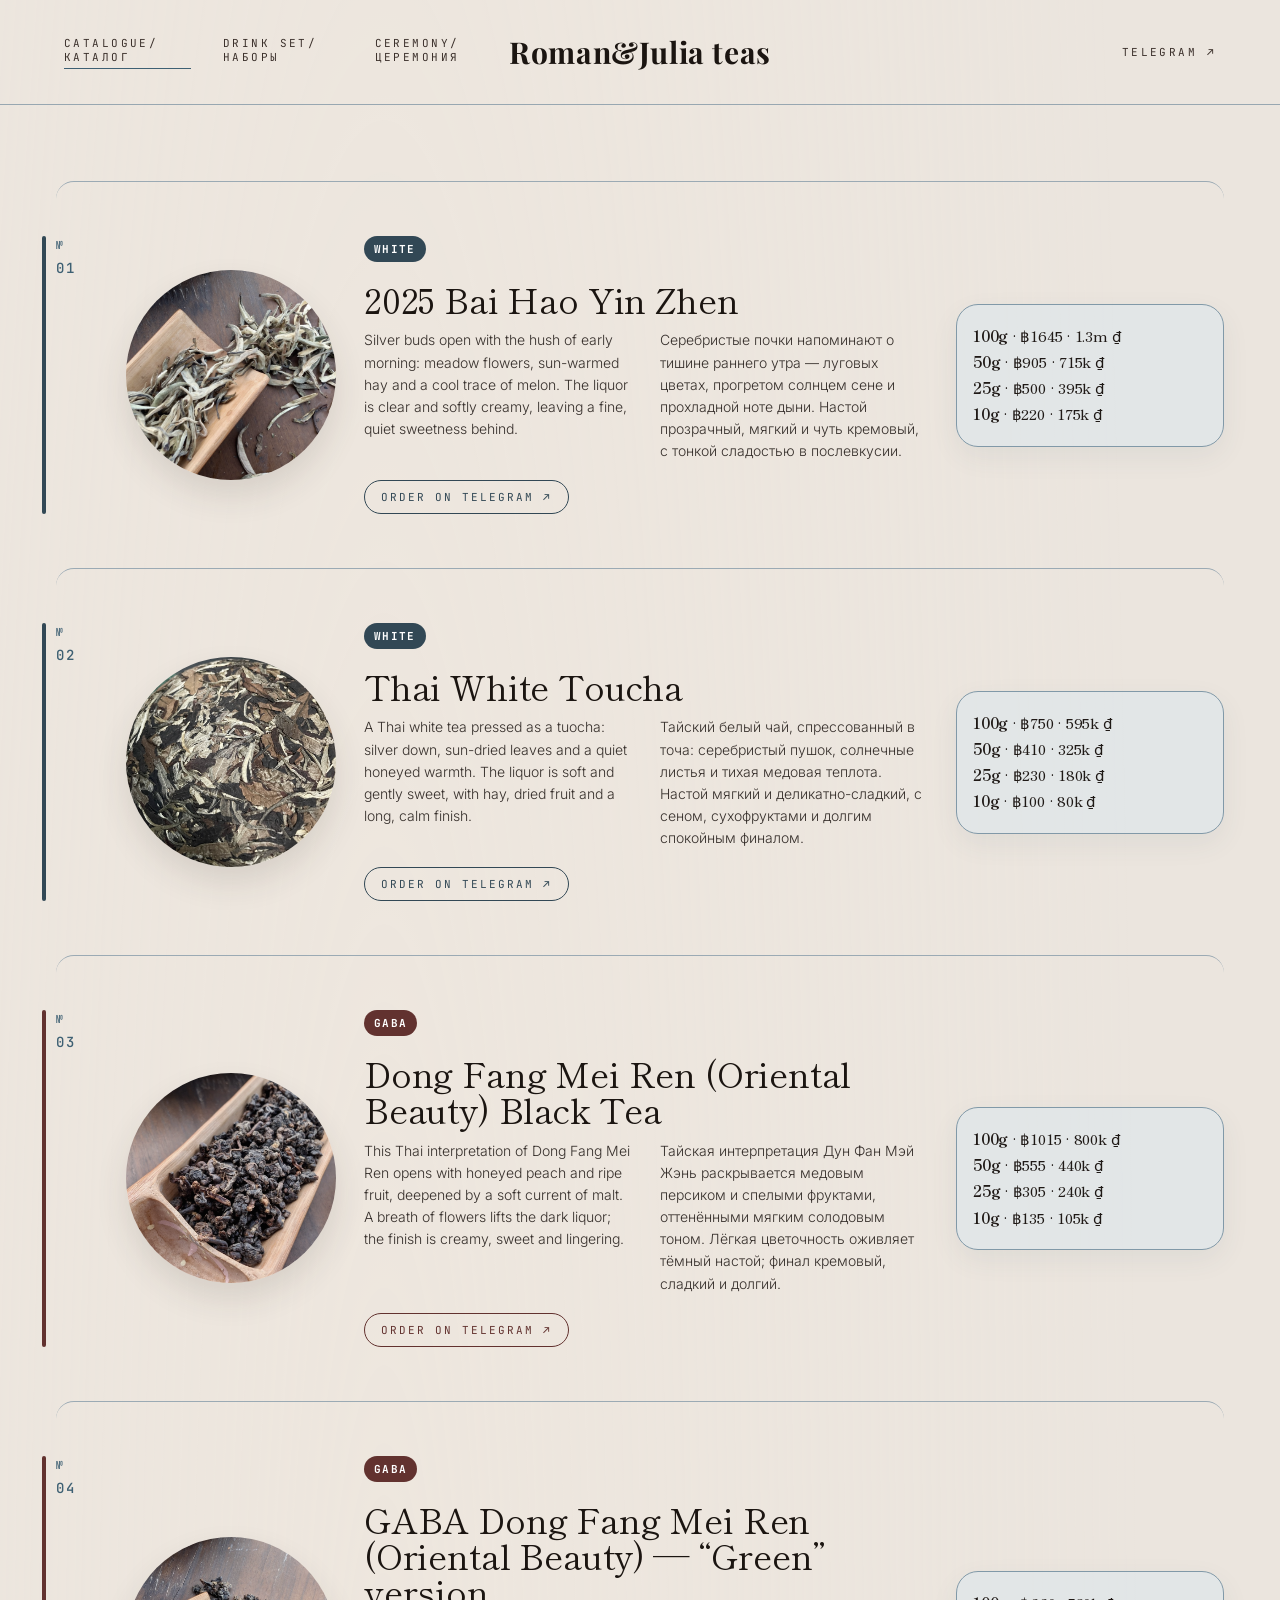
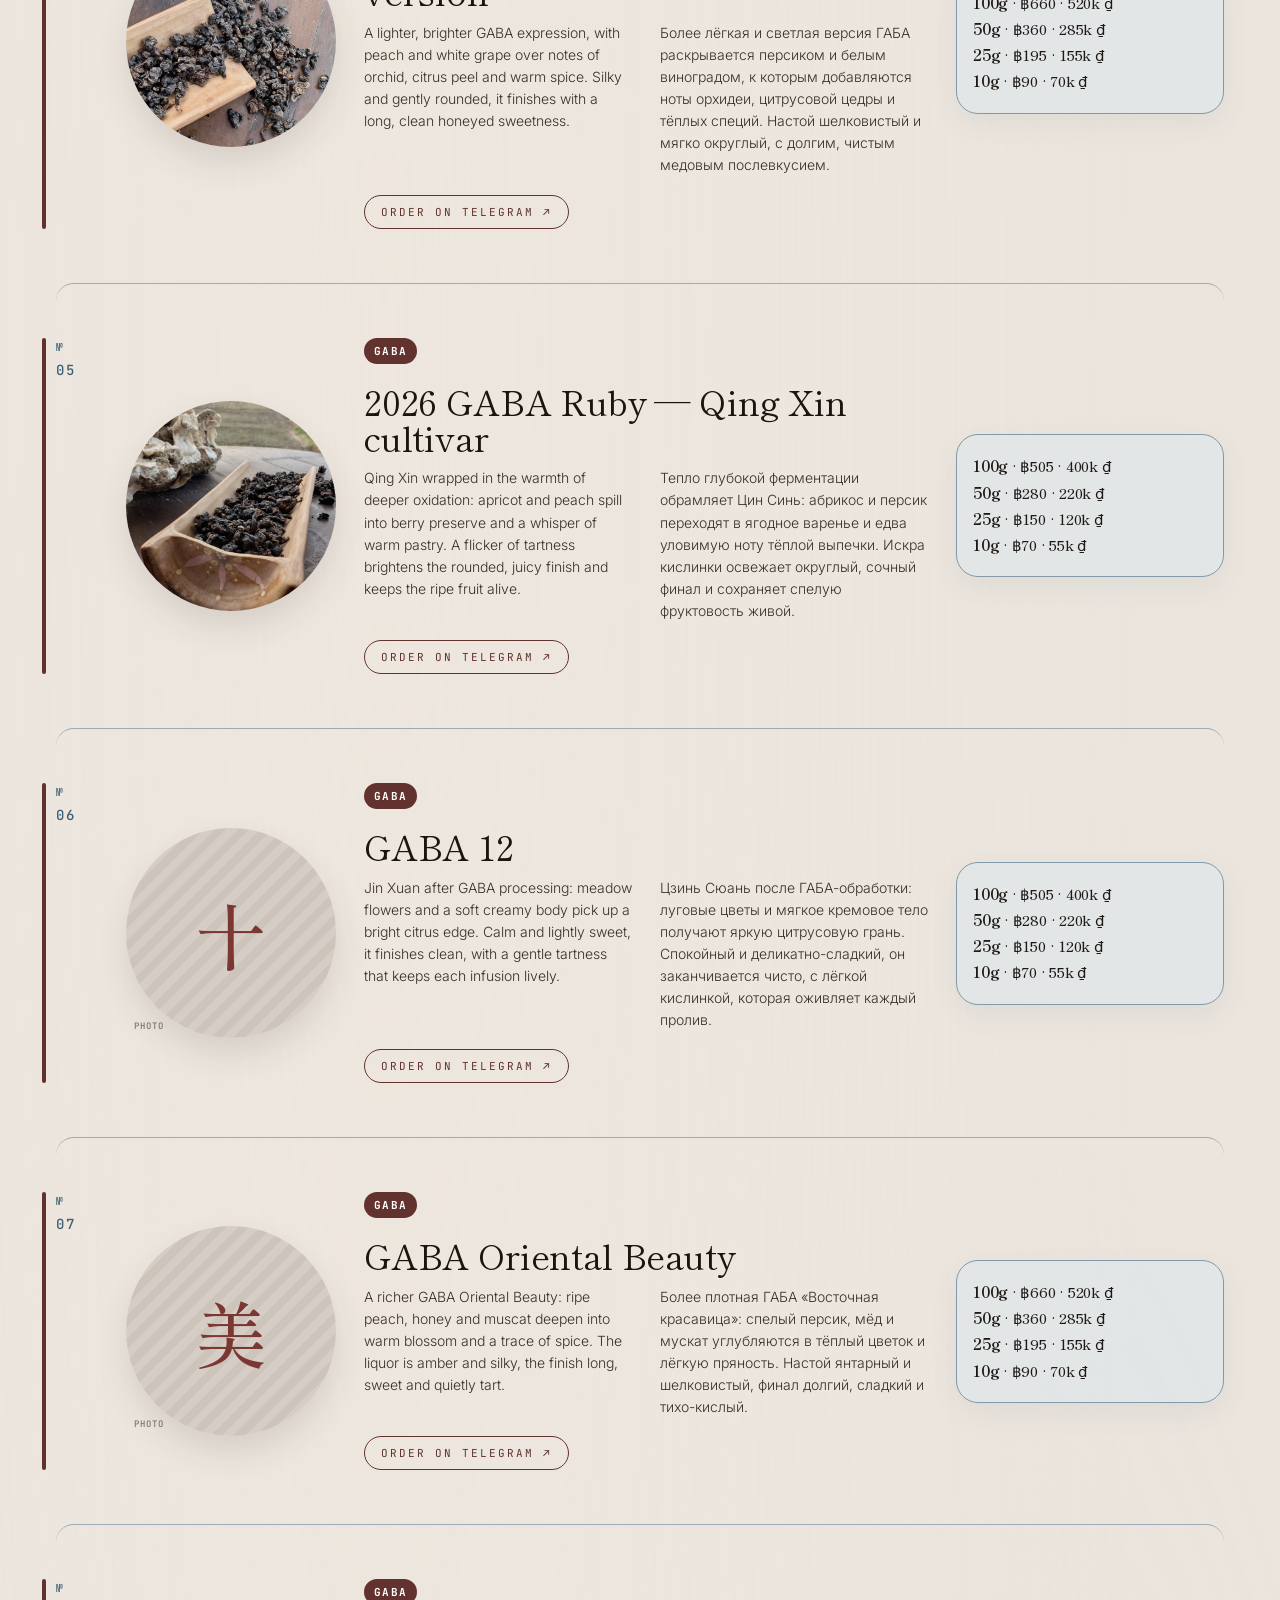
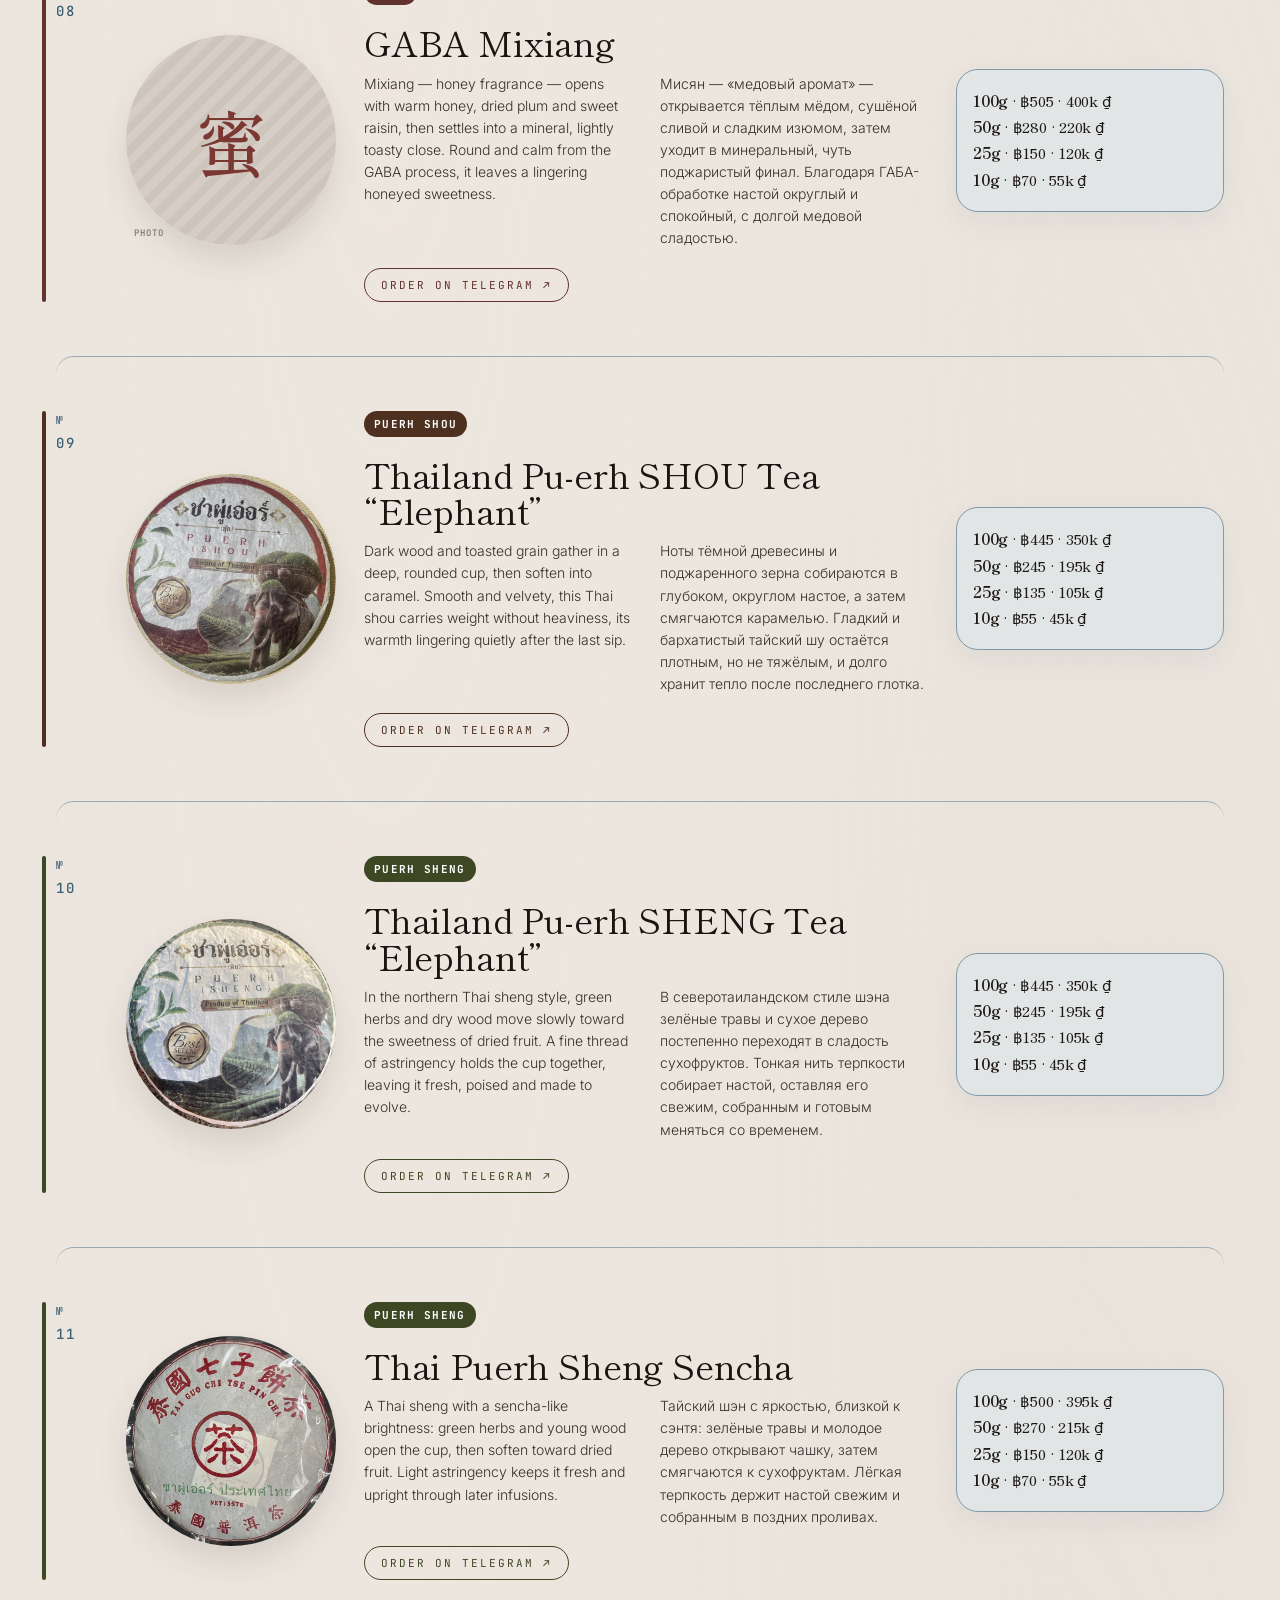
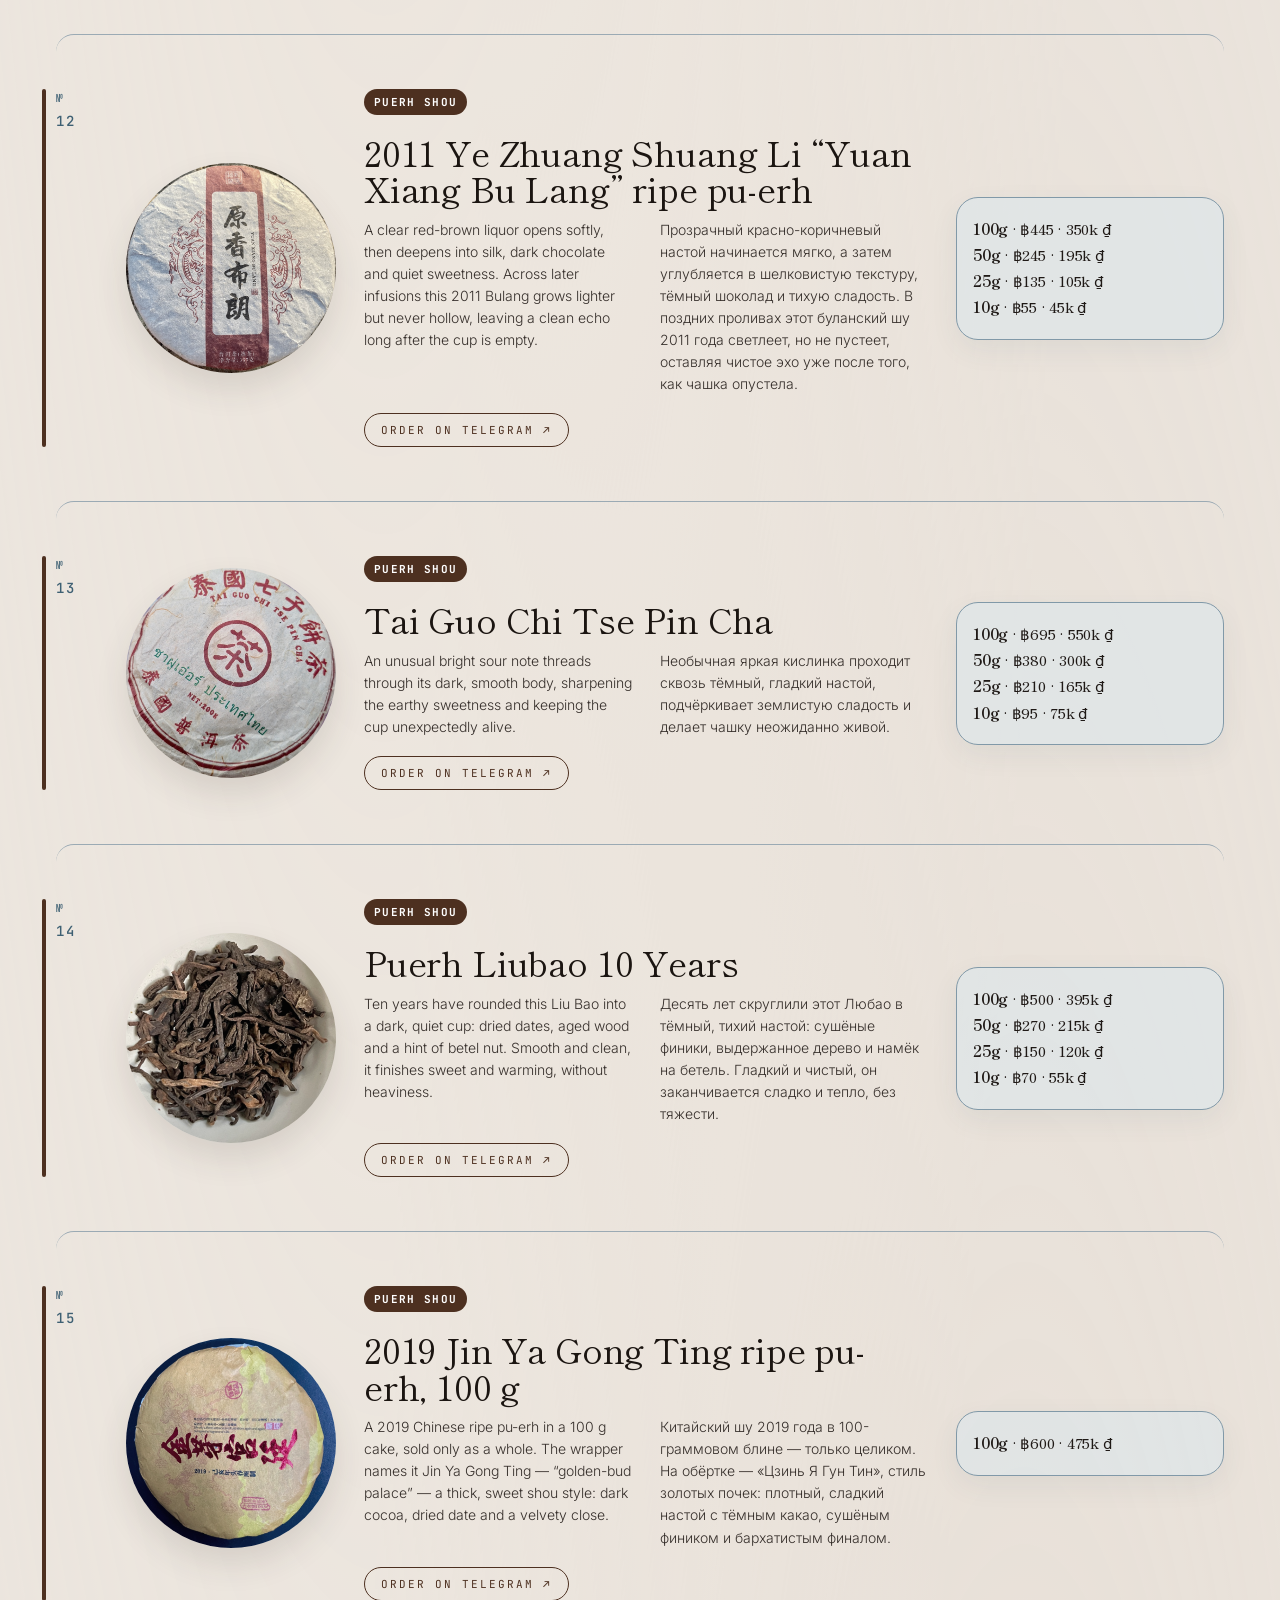
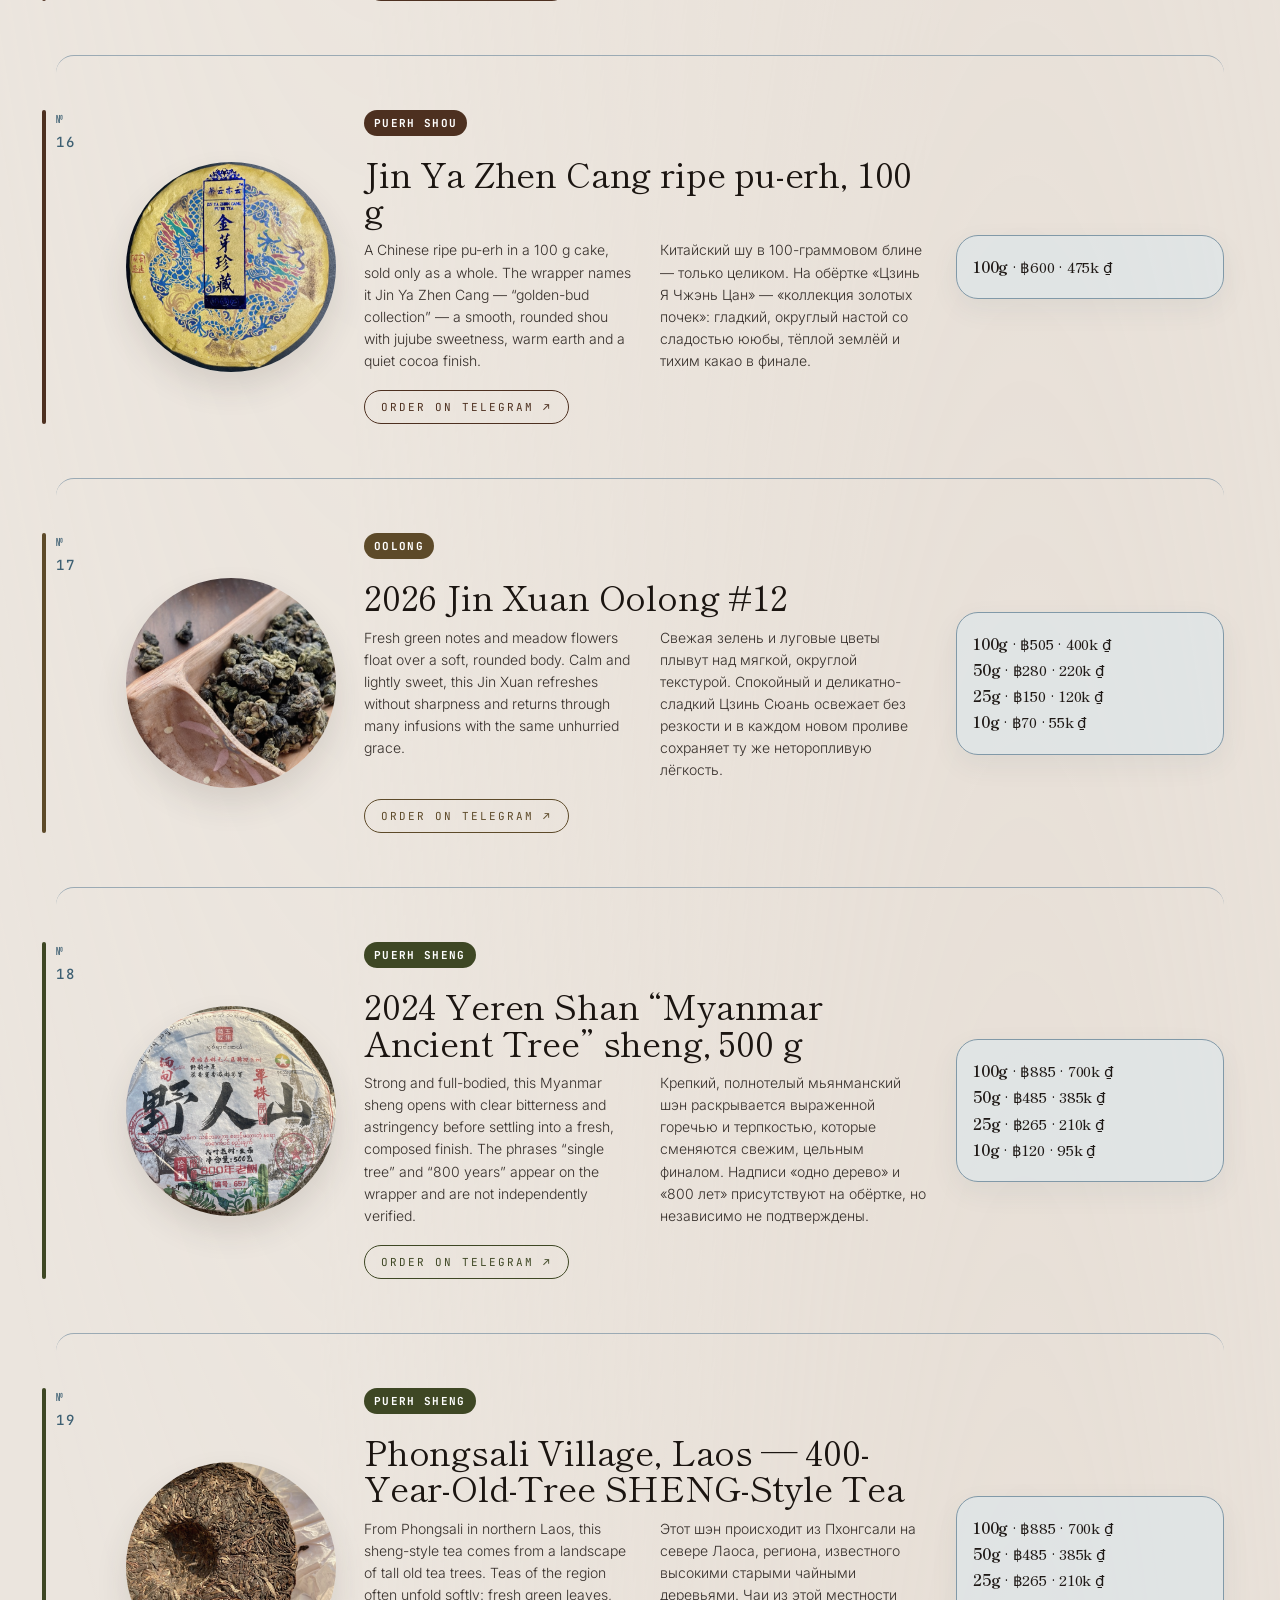
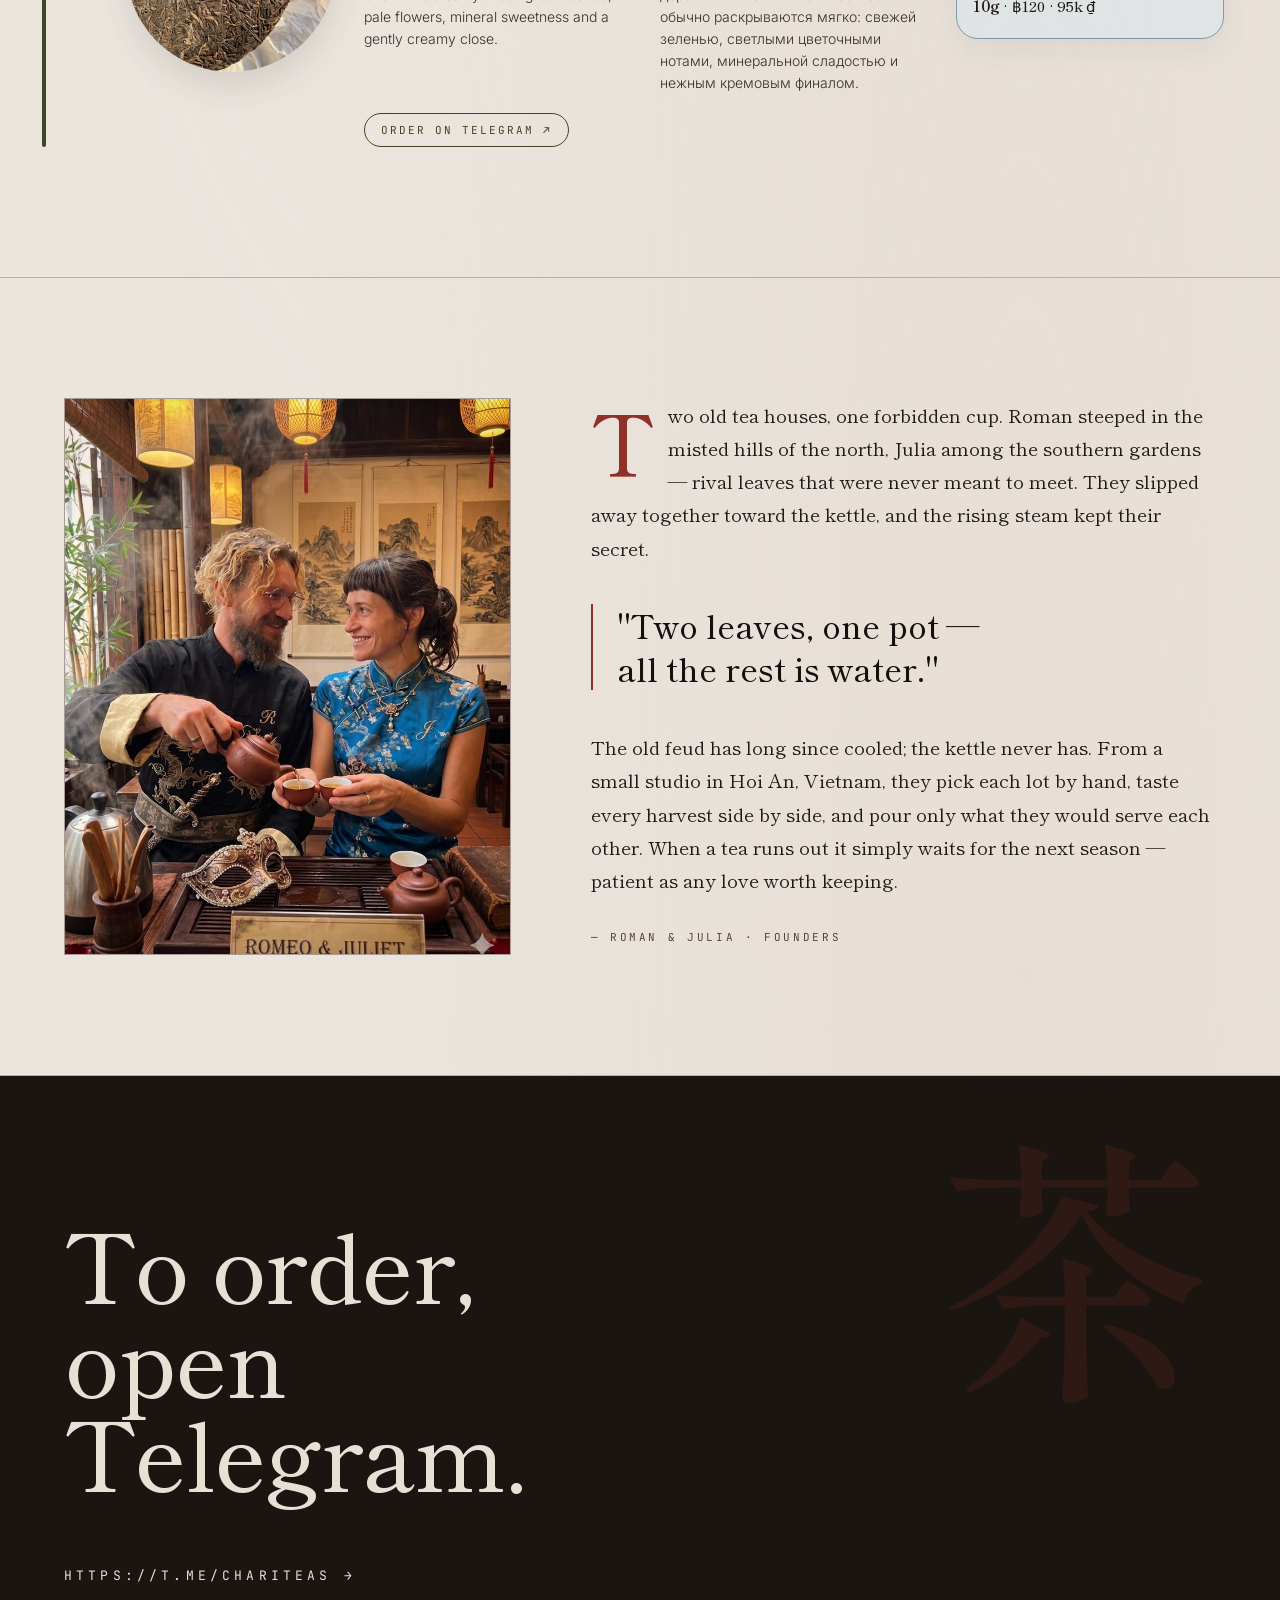
<file: index.html>
<!doctype html>
<html lang="en">
<head>
  <meta charset="utf-8" />
  <title>Roman&amp;Julia teas</title>
  <meta name="viewport" content="width=device-width, initial-scale=1" />
  <meta name="description" content="Roman&amp;Julia teas — a small, hand-picked catalogue of white, GABA, pu-erh and oolong teas from Thailand, China, Vietnam and Laos. Order on Telegram." />
  <link rel="icon" href="data:image/svg+xml,%3Csvg xmlns='http://www.w3.org/2000/svg' viewBox='0 0 100 100'%3E%3Ctext y='.9em' font-size='90'%3E🍵%3C/text%3E%3C/svg%3E" />
  <meta property="og:type" content="website" />
  <meta property="og:site_name" content="Roman&amp;Julia teas" />
  <meta property="og:title" content="Roman&amp;Julia teas — Catalogue" />
  <meta property="og:description" content="Hand-picked white, GABA, pu-erh and oolong teas. Order on Telegram @chariteas." />
  <meta property="og:url" content="https://chari.life/" />
  <meta property="og:image" content="https://chari.life/photos/founders.jpeg" />
  <meta name="twitter:card" content="summary_large_image" />
  <link rel="preconnect" href="https://fonts.googleapis.com" />
  <link rel="preconnect" href="https://fonts.gstatic.com" crossorigin />
  <link rel="stylesheet" href="https://fonts.googleapis.com/css2?family=Inter:wght@300;400;500;600;700;800&family=JetBrains+Mono:wght@400;500&family=Playfair+Display:wght@500;600;700;800;900&family=Shippori+Mincho:wght@400;500;600;700&display=swap" />
  <link rel="stylesheet" href="styles.css" />
</head>
<body>
  <div id="root">
    <div class="paper"></div>

    <nav class="nav">
      <div class="nav-left">
        <a class="active" href="index.html">Catalogue/Каталог</a>
        <a href="sets.html">Drink Set/Наборы</a>
        <a href="ceremony.html">Ceremony/Церемония</a>
      </div>
      <div class="logo">Roman&amp;Julia teas</div>
      <div class="nav-right">
        <a href="https://t.me/chariteas">Telegram ↗</a>
      </div>
    </nav>

    <section class="section catalogue-section">
      <div class="tea-list">

        <div class="tea" data-category="white">
          <div class="tea-idx"><span class="tea-idx-symbol">№</span><span class="tea-idx-number">01</span></div>
          <img class="tea-photo" src="photos/baihao-yinzhen.jpeg" alt="2025 Bai Hao Yin Zhen" />
          <div>
            <div class="tea-name-row">
              <div class="tea-tags" data-category="white"><span class="tea-tag">WHITE</span></div>
              <h3 class="tea-name">2025 Bai Hao Yin Zhen</h3>
            </div>
            <p class="tea-sub">
              <span class="draft-copy draft-copy--en" lang="en">Silver buds open with the hush of early morning: meadow flowers, sun-warmed hay and a cool trace of melon. The liquor is clear and softly creamy, leaving a fine, quiet sweetness behind.</span>
              <span class="draft-copy draft-copy--ru" lang="ru">Серебристые почки напоминают о тишине раннего утра — луговых цветах, прогретом солнцем сене и прохладной ноте дыни. Настой прозрачный, мягкий и чуть кремовый, с тонкой сладостью в послевкусии.</span>
            </p>
          </div>
          <div class="tea-price"><strong>100g</strong> · ฿1645 · 1.3m ₫<br /><strong>50g</strong> · ฿905 · 715k ₫<br /><strong>25g</strong> · ฿500 · 395k ₫<br /><strong>10g</strong> · ฿220 · 175k ₫</div>
        </div>

        <div class="tea" data-category="white">
          <div class="tea-idx"><span class="tea-idx-symbol">№</span><span class="tea-idx-number">02</span></div>
          <img class="tea-photo" src="photos/white-toucha.jpeg" alt="Thai White Toucha" />
          <div>
            <div class="tea-name-row">
              <div class="tea-tags" data-category="white"><span class="tea-tag">WHITE</span></div>
              <h3 class="tea-name">Thai White Toucha</h3>
            </div>
            <p class="tea-sub">
              <span class="draft-copy draft-copy--en" lang="en">A Thai white tea pressed as a tuocha: silver down, sun-dried leaves and a quiet honeyed warmth. The liquor is soft and gently sweet, with hay, dried fruit and a long, calm finish.</span>
              <span class="draft-copy draft-copy--ru" lang="ru">Тайский белый чай, спрессованный в точа: серебристый пушок, солнечные листья и тихая медовая теплота. Настой мягкий и деликатно-сладкий, с сеном, сухофруктами и долгим спокойным финалом.</span>
            </p>
          </div>
          <div class="tea-price"><strong>100g</strong> · ฿750 · 595k ₫<br /><strong>50g</strong> · ฿410 · 325k ₫<br /><strong>25g</strong> · ฿230 · 180k ₫<br /><strong>10g</strong> · ฿100 · 80k ₫</div>
        </div>

        <div class="tea" data-category="gaba">
          <div class="tea-idx"><span class="tea-idx-symbol">№</span><span class="tea-idx-number">03</span></div>
          <img class="tea-photo" src="photos/DMFR-black.jpeg" alt="Dong Fang Mei Ren (Oriental Beauty) Black Tea" />
          <div>
            <div class="tea-name-row">
              <div class="tea-tags" data-category="gaba"><span class="tea-tag">GABA</span></div>
              <h3 class="tea-name">Dong Fang Mei Ren (Oriental Beauty) Black Tea</h3>
            </div>
            <p class="tea-sub">
              <span class="draft-copy draft-copy--en" lang="en">This Thai interpretation of Dong Fang Mei Ren opens with honeyed peach and ripe fruit, deepened by a soft current of malt. A breath of flowers lifts the dark liquor; the finish is creamy, sweet and lingering.</span>
              <span class="draft-copy draft-copy--ru" lang="ru">Тайская интерпретация Дун Фан Мэй Жэнь раскрывается медовым персиком и спелыми фруктами, оттенёнными мягким солодовым тоном. Лёгкая цветочность оживляет тёмный настой; финал кремовый, сладкий и долгий.</span>
            </p>
          </div>
          <div class="tea-price"><strong>100g</strong> · ฿1015 · 800k ₫<br /><strong>50g</strong> · ฿555 · 440k ₫<br /><strong>25g</strong> · ฿305 · 240k ₫<br /><strong>10g</strong> · ฿135 · 105k ₫</div>
        </div>

        <div class="tea" data-category="gaba">
          <div class="tea-idx"><span class="tea-idx-symbol">№</span><span class="tea-idx-number">04</span></div>
          <img class="tea-photo" src="photos/gaba-dmfr.jpeg" alt="GABA Dong Fang Mei Ren (Oriental Beauty) — “Green” version" />
          <div>
            <div class="tea-name-row">
              <div class="tea-tags" data-category="gaba"><span class="tea-tag">GABA</span></div>
              <h3 class="tea-name">GABA Dong Fang Mei Ren (Oriental Beauty) — “Green” version</h3>
            </div>
            <p class="tea-sub">
              <span class="draft-copy draft-copy--en" lang="en">A lighter, brighter GABA expression, with peach and white grape over notes of orchid, citrus peel and warm spice. Silky and gently rounded, it finishes with a long, clean honeyed sweetness.</span>
              <span class="draft-copy draft-copy--ru" lang="ru">Более лёгкая и светлая версия ГАБА раскрывается персиком и белым виноградом, к которым добавляются ноты орхидеи, цитрусовой цедры и тёплых специй. Настой шелковистый и мягко округлый, с долгим, чистым медовым послевкусием.</span>
            </p>
          </div>
          <div class="tea-price"><strong>100g</strong> · ฿660 · 520k ₫<br /><strong>50g</strong> · ฿360 · 285k ₫<br /><strong>25g</strong> · ฿195 · 155k ₫<br /><strong>10g</strong> · ฿90 · 70k ₫</div>
        </div>

        <div class="tea" data-category="gaba">
          <div class="tea-idx"><span class="tea-idx-symbol">№</span><span class="tea-idx-number">05</span></div>
          <img class="tea-photo" src="photos/gaba-ruby.jpeg" alt="2026 GABA Ruby — Qing Xin cultivar" />
          <div>
            <div class="tea-name-row">
              <div class="tea-tags" data-category="gaba"><span class="tea-tag">GABA</span></div>
              <h3 class="tea-name">2026 GABA Ruby — Qing Xin cultivar</h3>
            </div>
            <p class="tea-sub">
              <span class="draft-copy draft-copy--en" lang="en">Qing Xin wrapped in the warmth of deeper oxidation: apricot and peach spill into berry preserve and a whisper of warm pastry. A flicker of tartness brightens the rounded, juicy finish and keeps the ripe fruit alive.</span>
              <span class="draft-copy draft-copy--ru" lang="ru">Тепло глубокой ферментации обрамляет Цин Синь: абрикос и персик переходят в ягодное варенье и едва уловимую ноту тёплой выпечки. Искра кислинки освежает округлый, сочный финал и сохраняет спелую фруктовость живой.</span>
            </p>
          </div>
          <div class="tea-price"><strong>100g</strong> · ฿505 · 400k ₫<br /><strong>50g</strong> · ฿280 · 220k ₫<br /><strong>25g</strong> · ฿150 · 120k ₫<br /><strong>10g</strong> · ฿70 · 55k ₫</div>
        </div>

        <div class="tea" data-category="gaba">
          <div class="tea-idx"><span class="tea-idx-symbol">№</span><span class="tea-idx-number">06</span></div>
          <div class="tea-photo">十<span class="tea-photo-label">photo</span></div>
          <div>
            <div class="tea-name-row">
              <div class="tea-tags" data-category="gaba"><span class="tea-tag">GABA</span></div>
              <h3 class="tea-name">GABA 12</h3>
            </div>
            <p class="tea-sub">
              <span class="draft-copy draft-copy--en" lang="en">Jin Xuan after GABA processing: meadow flowers and a soft creamy body pick up a bright citrus edge. Calm and lightly sweet, it finishes clean, with a gentle tartness that keeps each infusion lively.</span>
              <span class="draft-copy draft-copy--ru" lang="ru">Цзинь Сюань после ГАБА-обработки: луговые цветы и мягкое кремовое тело получают яркую цитрусовую грань. Спокойный и деликатно-сладкий, он заканчивается чисто, с лёгкой кислинкой, которая оживляет каждый пролив.</span>
            </p>
          </div>
          <div class="tea-price"><strong>100g</strong> · ฿505 · 400k ₫<br /><strong>50g</strong> · ฿280 · 220k ₫<br /><strong>25g</strong> · ฿150 · 120k ₫<br /><strong>10g</strong> · ฿70 · 55k ₫</div>
        </div>

        <div class="tea" data-category="gaba">
          <div class="tea-idx"><span class="tea-idx-symbol">№</span><span class="tea-idx-number">07</span></div>
          <div class="tea-photo">美<span class="tea-photo-label">photo</span></div>
          <div>
            <div class="tea-name-row">
              <div class="tea-tags" data-category="gaba"><span class="tea-tag">GABA</span></div>
              <h3 class="tea-name">GABA Oriental Beauty</h3>
            </div>
            <p class="tea-sub">
              <span class="draft-copy draft-copy--en" lang="en">A richer GABA Oriental Beauty: ripe peach, honey and muscat deepen into warm blossom and a trace of spice. The liquor is amber and silky, the finish long, sweet and quietly tart.</span>
              <span class="draft-copy draft-copy--ru" lang="ru">Более плотная ГАБА «Восточная красавица»: спелый персик, мёд и мускат углубляются в тёплый цветок и лёгкую пряность. Настой янтарный и шелковистый, финал долгий, сладкий и тихо-кислый.</span>
            </p>
          </div>
          <div class="tea-price"><strong>100g</strong> · ฿660 · 520k ₫<br /><strong>50g</strong> · ฿360 · 285k ₫<br /><strong>25g</strong> · ฿195 · 155k ₫<br /><strong>10g</strong> · ฿90 · 70k ₫</div>
        </div>

        <div class="tea" data-category="gaba">
          <div class="tea-idx"><span class="tea-idx-symbol">№</span><span class="tea-idx-number">08</span></div>
          <div class="tea-photo">蜜<span class="tea-photo-label">photo</span></div>
          <div>
            <div class="tea-name-row">
              <div class="tea-tags" data-category="gaba"><span class="tea-tag">GABA</span></div>
              <h3 class="tea-name">GABA Mixiang</h3>
            </div>
            <p class="tea-sub">
              <span class="draft-copy draft-copy--en" lang="en">Mixiang — honey fragrance — opens with warm honey, dried plum and sweet raisin, then settles into a mineral, lightly toasty close. Round and calm from the GABA process, it leaves a lingering honeyed sweetness.</span>
              <span class="draft-copy draft-copy--ru" lang="ru">Мисян — «медовый аромат» — открывается тёплым мёдом, сушёной сливой и сладким изюмом, затем уходит в минеральный, чуть поджаристый финал. Благодаря ГАБА-обработке настой округлый и спокойный, с долгой медовой сладостью.</span>
            </p>
          </div>
          <div class="tea-price"><strong>100g</strong> · ฿505 · 400k ₫<br /><strong>50g</strong> · ฿280 · 220k ₫<br /><strong>25g</strong> · ฿150 · 120k ₫<br /><strong>10g</strong> · ฿70 · 55k ₫</div>
        </div>

        <div class="tea" data-category="puerh-shou">
          <div class="tea-idx"><span class="tea-idx-symbol">№</span><span class="tea-idx-number">09</span></div>
          <img class="tea-photo" src="photos/puerhelephantshu02.jpeg" alt="Thailand Pu-erh SHOU Tea “Elephant”" />
          <div>
            <div class="tea-name-row">
              <div class="tea-tags" data-category="puerh-shou"><span class="tea-tag">PUERH SHOU</span></div>
              <h3 class="tea-name">Thailand Pu-erh SHOU Tea “Elephant”</h3>
            </div>
            <p class="tea-sub">
              <span class="draft-copy draft-copy--en" lang="en">Dark wood and toasted grain gather in a deep, rounded cup, then soften into caramel. Smooth and velvety, this Thai shou carries weight without heaviness, its warmth lingering quietly after the last sip.</span>
              <span class="draft-copy draft-copy--ru" lang="ru">Ноты тёмной древесины и поджаренного зерна собираются в глубоком, округлом настое, а затем смягчаются карамелью. Гладкий и бархатистый тайский шу остаётся плотным, но не тяжёлым, и долго хранит тепло после последнего глотка.</span>
            </p>
          </div>
          <div class="tea-price"><strong>100g</strong> · ฿445 · 350k ₫<br /><strong>50g</strong> · ฿245 · 195k ₫<br /><strong>25g</strong> · ฿135 · 105k ₫<br /><strong>10g</strong> · ฿55 · 45k ₫</div>
        </div>

        <div class="tea" data-category="puerh-sheng">
          <div class="tea-idx"><span class="tea-idx-symbol">№</span><span class="tea-idx-number">10</span></div>
          <img class="tea-photo" src="photos/elephan-thai-shen.jpeg" alt="Thailand Pu-erh SHENG Tea “Elephant”" />
          <div>
            <div class="tea-name-row">
              <div class="tea-tags" data-category="puerh-sheng"><span class="tea-tag">PUERH SHENG</span></div>
              <h3 class="tea-name">Thailand Pu-erh SHENG Tea “Elephant”</h3>
            </div>
            <p class="tea-sub">
              <span class="draft-copy draft-copy--en" lang="en">In the northern Thai sheng style, green herbs and dry wood move slowly toward the sweetness of dried fruit. A fine thread of astringency holds the cup together, leaving it fresh, poised and made to evolve.</span>
              <span class="draft-copy draft-copy--ru" lang="ru">В северотаиландском стиле шэна зелёные травы и сухое дерево постепенно переходят в сладость сухофруктов. Тонкая нить терпкости собирает настой, оставляя его свежим, собранным и готовым меняться со временем.</span>
            </p>
          </div>
          <div class="tea-price"><strong>100g</strong> · ฿445 · 350k ₫<br /><strong>50g</strong> · ฿245 · 195k ₫<br /><strong>25g</strong> · ฿135 · 105k ₫<br /><strong>10g</strong> · ฿55 · 45k ₫</div>
        </div>

        <div class="tea" data-category="puerh-sheng">
          <div class="tea-idx"><span class="tea-idx-symbol">№</span><span class="tea-idx-number">11</span></div>
          <img class="tea-photo" src="photos/thai-shen-sencha.jpeg" alt="Thai Puerh Sheng Sencha" />
          <div>
            <div class="tea-name-row">
              <div class="tea-tags" data-category="puerh-sheng"><span class="tea-tag">PUERH SHENG</span></div>
              <h3 class="tea-name">Thai Puerh Sheng Sencha</h3>
            </div>
            <p class="tea-sub">
              <span class="draft-copy draft-copy--en" lang="en">A Thai sheng with a sencha-like brightness: green herbs and young wood open the cup, then soften toward dried fruit. Light astringency keeps it fresh and upright through later infusions.</span>
              <span class="draft-copy draft-copy--ru" lang="ru">Тайский шэн с яркостью, близкой к сэнтя: зелёные травы и молодое дерево открывают чашку, затем смягчаются к сухофруктам. Лёгкая терпкость держит настой свежим и собранным в поздних проливах.</span>
            </p>
          </div>
          <div class="tea-price"><strong>100g</strong> · ฿500 · 395k ₫<br /><strong>50g</strong> · ฿270 · 215k ₫<br /><strong>25g</strong> · ฿150 · 120k ₫<br /><strong>10g</strong> · ฿70 · 55k ₫</div>
        </div>

        <div class="tea" data-category="puerh-shou">
          <div class="tea-idx"><span class="tea-idx-symbol">№</span><span class="tea-idx-number">12</span></div>
          <img class="tea-photo" src="photos/yuanxian.jpeg" alt="2011 Ye Zhuang Shuang Li “Yuan Xiang Bu Lang” ripe pu-erh" />
          <div>
            <div class="tea-name-row">
              <div class="tea-tags" data-category="puerh-shou"><span class="tea-tag">PUERH SHOU</span></div>
              <h3 class="tea-name">2011 Ye Zhuang Shuang Li “Yuan Xiang Bu Lang” ripe pu-erh</h3>
            </div>
            <p class="tea-sub">
              <span class="draft-copy draft-copy--en" lang="en">A clear red-brown liquor opens softly, then deepens into silk, dark chocolate and quiet sweetness. Across later infusions this 2011 Bulang grows lighter but never hollow, leaving a clean echo long after the cup is empty.</span>
              <span class="draft-copy draft-copy--ru" lang="ru">Прозрачный красно-коричневый настой начинается мягко, а затем углубляется в шелковистую текстуру, тёмный шоколад и тихую сладость. В поздних проливах этот буланский шу 2011 года светлеет, но не пустеет, оставляя чистое эхо уже после того, как чашка опустела.</span>
            </p>
          </div>
          <div class="tea-price"><strong>100g</strong> · ฿445 · 350k ₫<br /><strong>50g</strong> · ฿245 · 195k ₫<br /><strong>25g</strong> · ฿135 · 105k ₫<br /><strong>10g</strong> · ฿55 · 45k ₫</div>
        </div>

        <div class="tea" data-category="puerh-shou">
          <div class="tea-idx"><span class="tea-idx-symbol">№</span><span class="tea-idx-number">13</span></div>
          <img class="tea-photo" src="photos/pincha.jpeg" alt="Tai Guo Chi Tse Pin Cha" />
          <div>
            <div class="tea-name-row">
              <div class="tea-tags" data-category="puerh-shou"><span class="tea-tag">PUERH SHOU</span></div>
              <h3 class="tea-name">Tai Guo Chi Tse Pin Cha</h3>
            </div>
            <p class="tea-sub">
              <span class="draft-copy draft-copy--en" lang="en">An unusual bright sour note threads through its dark, smooth body, sharpening the earthy sweetness and keeping the cup unexpectedly alive.</span>
              <span class="draft-copy draft-copy--ru" lang="ru">Необычная яркая кислинка проходит сквозь тёмный, гладкий настой, подчёркивает землистую сладость и делает чашку неожиданно живой.</span>
            </p>
          </div>
          <div class="tea-price"><strong>100g</strong> · ฿695 · 550k ₫<br /><strong>50g</strong> · ฿380 · 300k ₫<br /><strong>25g</strong> · ฿210 · 165k ₫<br /><strong>10g</strong> · ฿95 · 75k ₫</div>
        </div>

        <div class="tea" data-category="puerh-shou">
          <div class="tea-idx"><span class="tea-idx-symbol">№</span><span class="tea-idx-number">14</span></div>
          <img class="tea-photo" src="photos/puerh-liubao-10years.jpeg" alt="Puerh Liubao 10 Years" />
          <div>
            <div class="tea-name-row">
              <div class="tea-tags" data-category="puerh-shou"><span class="tea-tag">PUERH SHOU</span></div>
              <h3 class="tea-name">Puerh Liubao 10 Years</h3>
            </div>
            <p class="tea-sub">
              <span class="draft-copy draft-copy--en" lang="en">Ten years have rounded this Liu Bao into a dark, quiet cup: dried dates, aged wood and a hint of betel nut. Smooth and clean, it finishes sweet and warming, without heaviness.</span>
              <span class="draft-copy draft-copy--ru" lang="ru">Десять лет скруглили этот Любао в тёмный, тихий настой: сушёные финики, выдержанное дерево и намёк на бетель. Гладкий и чистый, он заканчивается сладко и тепло, без тяжести.</span>
            </p>
          </div>
          <div class="tea-price"><strong>100g</strong> · ฿500 · 395k ₫<br /><strong>50g</strong> · ฿270 · 215k ₫<br /><strong>25g</strong> · ฿150 · 120k ₫<br /><strong>10g</strong> · ฿70 · 55k ₫</div>
        </div>

        <div class="tea" data-category="puerh-shou">
          <div class="tea-idx"><span class="tea-idx-symbol">№</span><span class="tea-idx-number">15</span></div>
          <img class="tea-photo" src="photos/puerh-100g-2019.jpeg" alt="2019 Jin Ya Gong Ting ripe pu-erh, 100 g" />
          <div>
            <div class="tea-name-row">
              <div class="tea-tags" data-category="puerh-shou"><span class="tea-tag">PUERH SHOU</span></div>
              <h3 class="tea-name">2019 Jin Ya Gong Ting ripe pu-erh, 100 g</h3>
            </div>
            <p class="tea-sub">
              <span class="draft-copy draft-copy--en" lang="en">A 2019 Chinese ripe pu-erh in a 100 g cake, sold only as a whole. The wrapper names it Jin Ya Gong Ting — “golden-bud palace” — a thick, sweet shou style: dark cocoa, dried date and a velvety close.</span>
              <span class="draft-copy draft-copy--ru" lang="ru">Китайский шу 2019 года в 100-граммовом блине — только целиком. На обёртке — «Цзинь Я Гун Тин», стиль золотых почек: плотный, сладкий настой с тёмным какао, сушёным фиником и бархатистым финалом.</span>
            </p>
          </div>
          <div class="tea-price"><strong>100g</strong> · ฿600 · 475k ₫</div>
        </div>

        <div class="tea" data-category="puerh-shou">
          <div class="tea-idx"><span class="tea-idx-symbol">№</span><span class="tea-idx-number">16</span></div>
          <img class="tea-photo" src="photos/puerh2-100g.jpeg" alt="Jin Ya Zhen Cang ripe pu-erh, 100 g" />
          <div>
            <div class="tea-name-row">
              <div class="tea-tags" data-category="puerh-shou"><span class="tea-tag">PUERH SHOU</span></div>
              <h3 class="tea-name">Jin Ya Zhen Cang ripe pu-erh, 100 g</h3>
            </div>
            <p class="tea-sub">
              <span class="draft-copy draft-copy--en" lang="en">A Chinese ripe pu-erh in a 100 g cake, sold only as a whole. The wrapper names it Jin Ya Zhen Cang — “golden-bud collection” — a smooth, rounded shou with jujube sweetness, warm earth and a quiet cocoa finish.</span>
              <span class="draft-copy draft-copy--ru" lang="ru">Китайский шу в 100-граммовом блине — только целиком. На обёртке «Цзинь Я Чжэнь Цан» — «коллекция золотых почек»: гладкий, округлый настой со сладостью ююбы, тёплой землёй и тихим какао в финале.</span>
            </p>
          </div>
          <div class="tea-price"><strong>100g</strong> · ฿600 · 475k ₫</div>
        </div>

        <div class="tea" data-category="oolong">
          <div class="tea-idx"><span class="tea-idx-symbol">№</span><span class="tea-idx-number">17</span></div>
          <img class="tea-photo" src="photos/oolong12.jpeg" alt="2026 Jin Xuan Oolong #12" />
          <div>
            <div class="tea-name-row">
              <div class="tea-tags" data-category="oolong"><span class="tea-tag">OOLONG</span></div>
              <h3 class="tea-name">2026 Jin Xuan Oolong #12</h3>
            </div>
            <p class="tea-sub">
              <span class="draft-copy draft-copy--en" lang="en">Fresh green notes and meadow flowers float over a soft, rounded body. Calm and lightly sweet, this Jin Xuan refreshes without sharpness and returns through many infusions with the same unhurried grace.</span>
              <span class="draft-copy draft-copy--ru" lang="ru">Свежая зелень и луговые цветы плывут над мягкой, округлой текстурой. Спокойный и деликатно-сладкий Цзинь Сюань освежает без резкости и в каждом новом проливе сохраняет ту же неторопливую лёгкость.</span>
            </p>
          </div>
          <div class="tea-price"><strong>100g</strong> · ฿505 · 400k ₫<br /><strong>50g</strong> · ฿280 · 220k ₫<br /><strong>25g</strong> · ฿150 · 120k ₫<br /><strong>10g</strong> · ฿70 · 55k ₫</div>
        </div>

        <div class="tea" data-category="puerh-sheng">
          <div class="tea-idx"><span class="tea-idx-symbol">№</span><span class="tea-idx-number">18</span></div>
          <img class="tea-photo" src="photos/myanmar-shen.jpeg" alt="2024 Yeren Shan “Myanmar Ancient Tree” sheng, 500 g" />
          <div>
            <div class="tea-name-row">
              <div class="tea-tags" data-category="puerh-sheng"><span class="tea-tag">PUERH SHENG</span></div>
              <h3 class="tea-name">2024 Yeren Shan “Myanmar Ancient Tree” sheng, 500 g</h3>
            </div>
            <p class="tea-sub">
              <span class="draft-copy draft-copy--en" lang="en">Strong and full-bodied, this Myanmar sheng opens with clear bitterness and astringency before settling into a fresh, composed finish. The phrases “single tree” and “800 years” appear on the wrapper and are not independently verified.</span>
              <span class="draft-copy draft-copy--ru" lang="ru">Крепкий, полнотелый мьянманский шэн раскрывается выраженной горечью и терпкостью, которые сменяются свежим, цельным финалом. Надписи «одно дерево» и «800 лет» присутствуют на обёртке, но независимо не подтверждены.</span>
            </p>
          </div>
          <div class="tea-price"><strong>100g</strong> · ฿885 · 700k ₫<br /><strong>50g</strong> · ฿485 · 385k ₫<br /><strong>25g</strong> · ฿265 · 210k ₫<br /><strong>10g</strong> · ฿120 · 95k ₫</div>
        </div>

        <div class="tea" data-category="puerh-sheng">
          <div class="tea-idx"><span class="tea-idx-symbol">№</span><span class="tea-idx-number">19</span></div>
          <img class="tea-photo" src="photos/lao-shen-puerh.jpeg" alt="Phongsali Village, Laos — 400-Year-Old-Tree SHENG-Style Tea" />
          <div>
            <div class="tea-name-row">
              <div class="tea-tags" data-category="puerh-sheng"><span class="tea-tag">PUERH SHENG</span></div>
              <h3 class="tea-name">Phongsali Village, Laos — 400-Year-Old-Tree SHENG-Style Tea</h3>
            </div>
            <p class="tea-sub">
              <span class="draft-copy draft-copy--en" lang="en">From Phongsali in northern Laos, this sheng-style tea comes from a landscape of tall old tea trees. Teas of the region often unfold softly: fresh green leaves, pale flowers, mineral sweetness and a gently creamy close.</span>
              <span class="draft-copy draft-copy--ru" lang="ru">Этот шэн происходит из Пхонгсали на севере Лаоса, региона, известного высокими старыми чайными деревьями. Чаи из этой местности обычно раскрываются мягко: свежей зеленью, светлыми цветочными нотами, минеральной сладостью и нежным кремовым финалом.</span>
            </p>
          </div>
          <div class="tea-price"><strong>100g</strong> · ฿885 · 700k ₫<br /><strong>50g</strong> · ฿485 · 385k ₫<br /><strong>25g</strong> · ฿265 · 210k ₫<br /><strong>10g</strong> · ฿120 · 95k ₫</div>
        </div>

      </div>
    </section>

    <section class="section">
      <div class="story">
        <div class="story-img"><img src="photos/founders.jpeg" alt="Roman & Julia, tea masters in Hoi An" /></div>
        <div class="story-body">
          <p>
            <span class="dropcap">T</span>wo old tea houses, one forbidden cup. Roman steeped in the misted hills of the north, Julia among the southern gardens — rival leaves that were never meant to meet. They slipped away together toward the kettle, and the rising steam kept their secret.
          </p>
          <div class="pullquote">
            "Two leaves, one pot —<br />all the rest is water."
          </div>
          <p>
            The old feud has long since cooled; the kettle never has. From a small studio in Hoi An, Vietnam, they pick each lot by hand, taste every harvest side by side, and pour only what they would serve each other. When a tea runs out it simply waits for the next season — patient as any love worth keeping.
          </p>
          <div class="story-meta">— ROMAN &amp; JULIA · FOUNDERS</div>
        </div>
      </div>
    </section>

    <section class="cta">
      <div>
        <h2 class="cta-h">To order,<br />open Telegram.</h2>
        <a class="cta-btn" href="https://t.me/chariteas">https://t.me/chariteas  →</a>
      </div>
      <div class="cta-giant">茶</div>
    </section>
  </div>
  <script src="catalogue.js"></script>
</body>
</html>
</file>
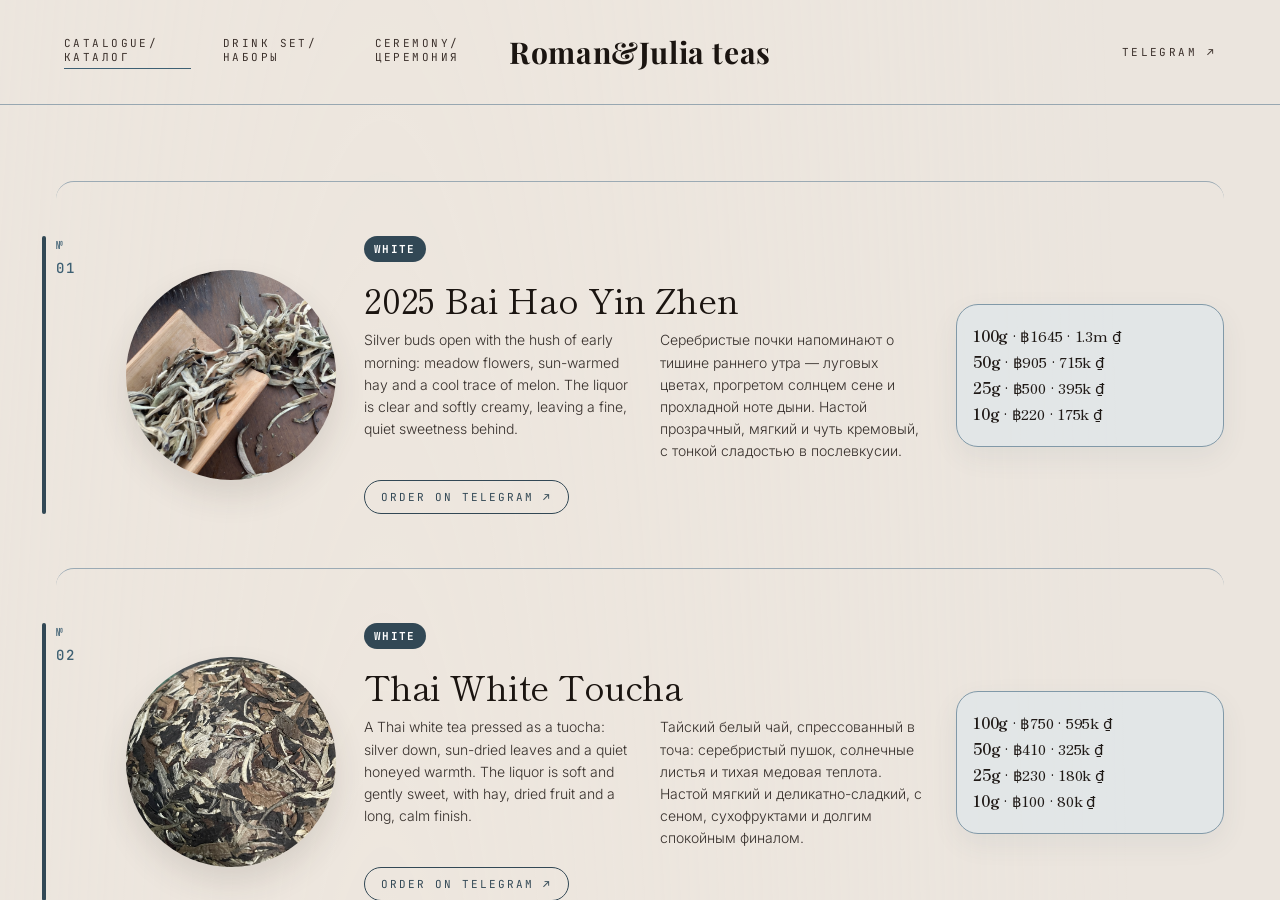
<file: catalogue-draft.html>
<!doctype html>
<html lang="en">
<head>
  <meta charset="utf-8" />
  <title>Applied catalogue — Roman&amp;Julia teas</title>
  <meta name="viewport" content="width=device-width, initial-scale=1" />
  <style>
    html,
    body {
      width: 100%;
      height: 100%;
      margin: 0;
      background: #e9e2d8;
    }

    iframe {
      width: 100%;
      height: 100%;
      display: block;
      border: 0;
    }
  </style>
</head>
<body>
  <iframe id="catalogue" src="index.html" title="Applied customer catalogue"></iframe>
</body>
</html>
</file>
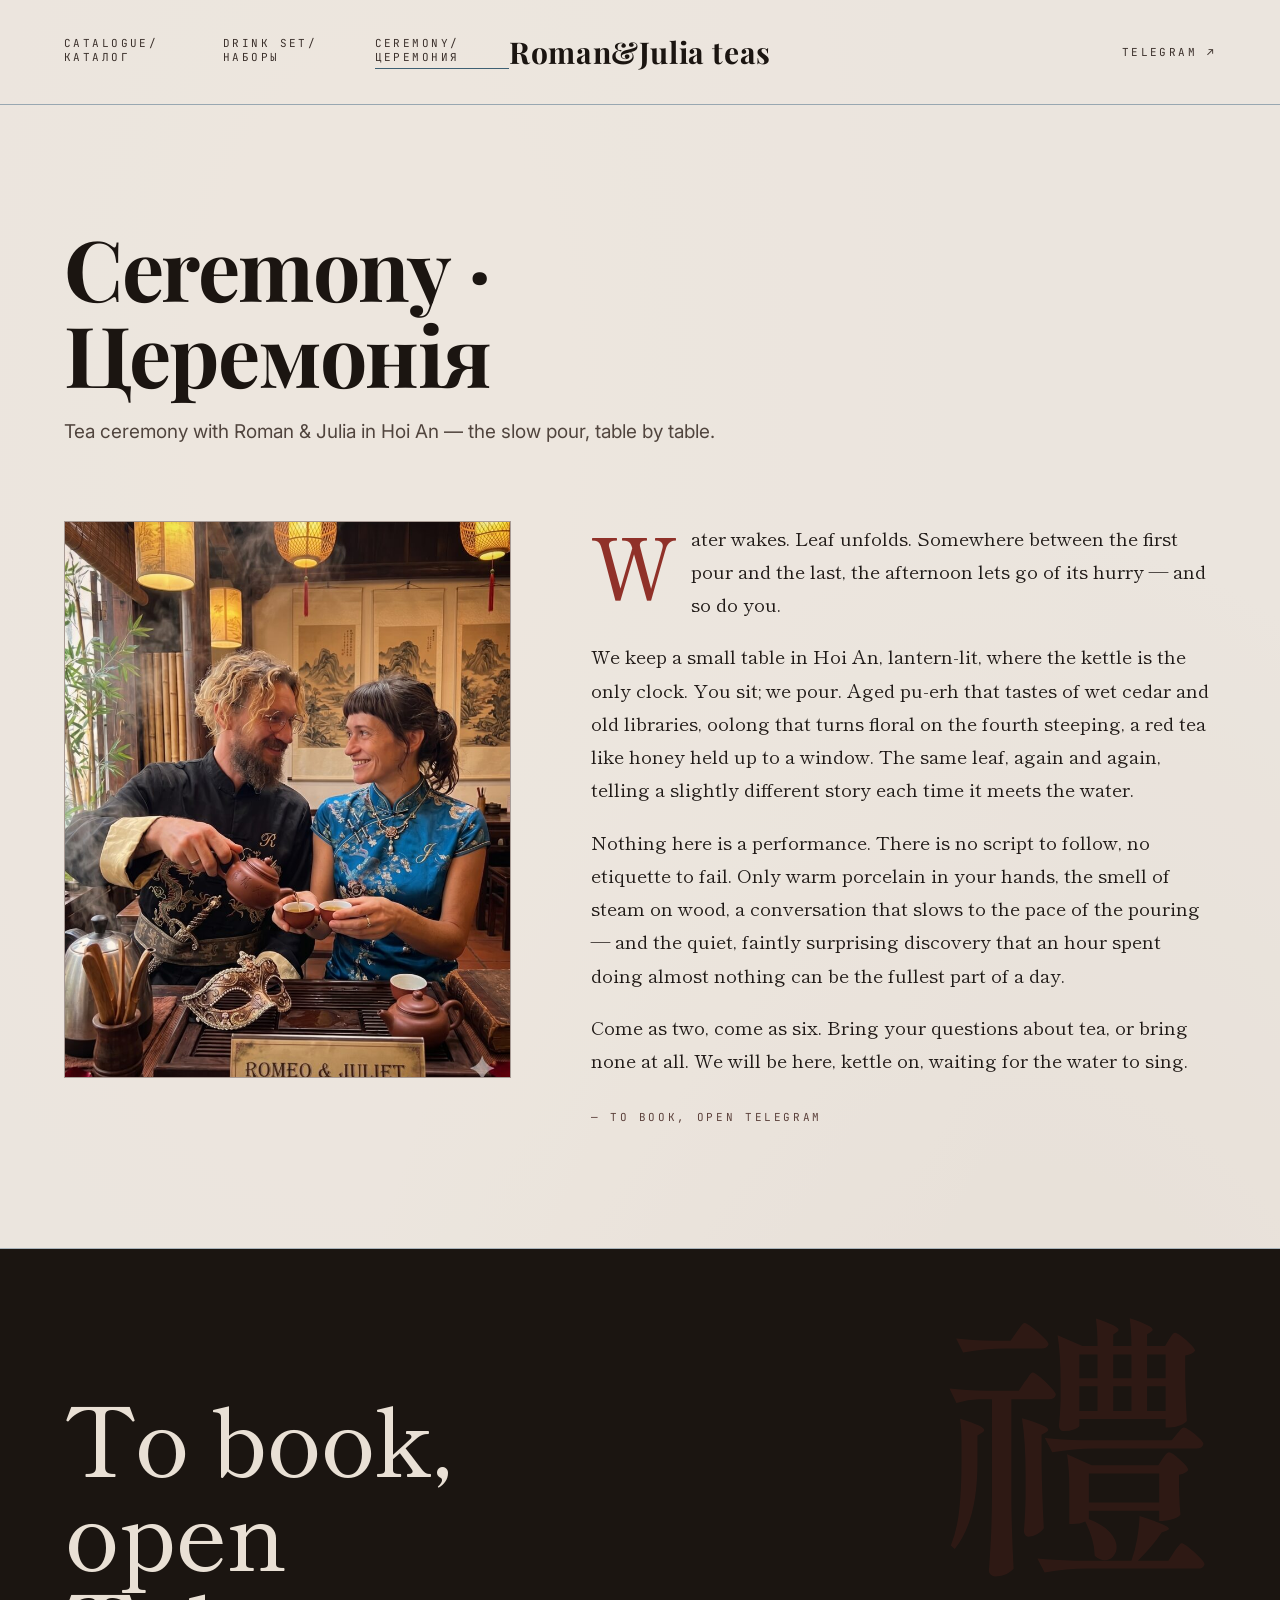
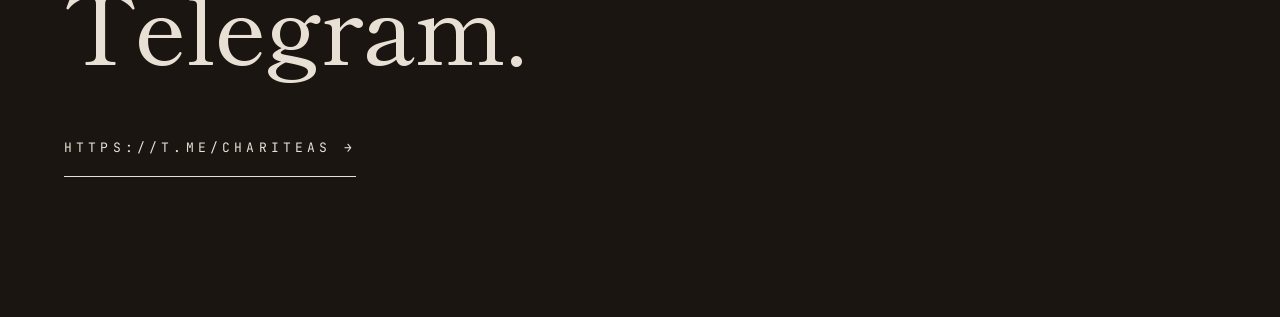
<file: ceremony.html>
<!doctype html>
<html lang="en">
<head>
  <meta charset="utf-8" />
  <title>Ceremony · Roman&amp;Julia teas</title>
  <meta name="viewport" content="width=device-width, initial-scale=1" />
  <meta name="description" content="A slow tea ceremony with Roman &amp; Julia in Hoi An — the kettle is the only clock. Book on Telegram." />
  <link rel="icon" href="data:image/svg+xml,%3Csvg xmlns='http://www.w3.org/2000/svg' viewBox='0 0 100 100'%3E%3Ctext y='.9em' font-size='90'%3E🍵%3C/text%3E%3C/svg%3E" />
  <meta property="og:type" content="website" />
  <meta property="og:site_name" content="Roman&amp;Julia teas" />
  <meta property="og:title" content="Ceremony · Roman&amp;Julia teas" />
  <meta property="og:description" content="A slow tea ceremony with Roman &amp; Julia in Hoi An. Book on Telegram @chariteas." />
  <meta property="og:url" content="https://chari.life/ceremony.html" />
  <meta property="og:image" content="https://chari.life/photos/founders.jpeg" />
  <meta name="twitter:card" content="summary_large_image" />
  <link rel="preconnect" href="https://fonts.googleapis.com" />
  <link rel="preconnect" href="https://fonts.gstatic.com" crossorigin />
  <link rel="stylesheet" href="https://fonts.googleapis.com/css2?family=Inter:wght@300;400;500;600;700;800&family=JetBrains+Mono:wght@400;500&family=Playfair+Display:wght@500;600;700;800;900&family=Shippori+Mincho:wght@400;500;600;700&display=swap" />
  <link rel="stylesheet" href="styles.css" />
</head>
<body>
  <div id="root">
    <div class="paper"></div>

    <nav class="nav">
      <div class="nav-left">
        <a href="index.html">Catalogue/Каталог</a>
        <a href="sets.html">Drink Set/Наборы</a>
        <a class="active" href="ceremony.html">Ceremony/Церемония</a>
      </div>
      <div class="logo">Roman&amp;Julia teas</div>
      <div class="nav-right">
        <a href="https://t.me/chariteas">Telegram ↗</a>
      </div>
    </nav>

    <section class="section">
      <div class="page-head">
        <h1 class="page-title">Ceremony · Церемонія</h1>
        <p class="page-lede">Tea ceremony with Roman &amp; Julia in Hoi An — the slow pour, table by table.</p>
      </div>

      <div class="story">
        <div class="story-img"><img src="photos/founders.jpeg" alt="Tea ceremony with Roman &amp; Julia in Hoi An" /></div>
        <div class="story-body">
          <p>
            <span class="dropcap">W</span>ater wakes. Leaf unfolds. Somewhere between the first pour and the last, the afternoon lets go of its hurry — and so do you.
          </p>
          <p>
            We keep a small table in Hoi An, lantern-lit, where the kettle is the only clock. You sit; we pour. Aged pu-erh that tastes of wet cedar and old libraries, oolong that turns floral on the fourth steeping, a red tea like honey held up to a window. The same leaf, again and again, telling a slightly different story each time it meets the water.
          </p>
          <p>
            Nothing here is a performance. There is no script to follow, no etiquette to fail. Only warm porcelain in your hands, the smell of steam on wood, a conversation that slows to the pace of the pouring — and the quiet, faintly surprising discovery that an hour spent doing almost nothing can be the fullest part of a day.
          </p>
          <p>
            Come as two, come as six. Bring your questions about tea, or bring none at all. We will be here, kettle on, waiting for the water to sing.
          </p>
          <div class="story-meta">— TO BOOK, OPEN TELEGRAM</div>
        </div>
      </div>
    </section>

    <section class="cta">
      <div>
        <h2 class="cta-h">To book,<br />open Telegram.</h2>
        <a class="cta-btn" href="https://t.me/chariteas">https://t.me/chariteas  →</a>
      </div>
      <div class="cta-giant">禮</div>
    </section>
  </div>
</body>
</html>
</file>
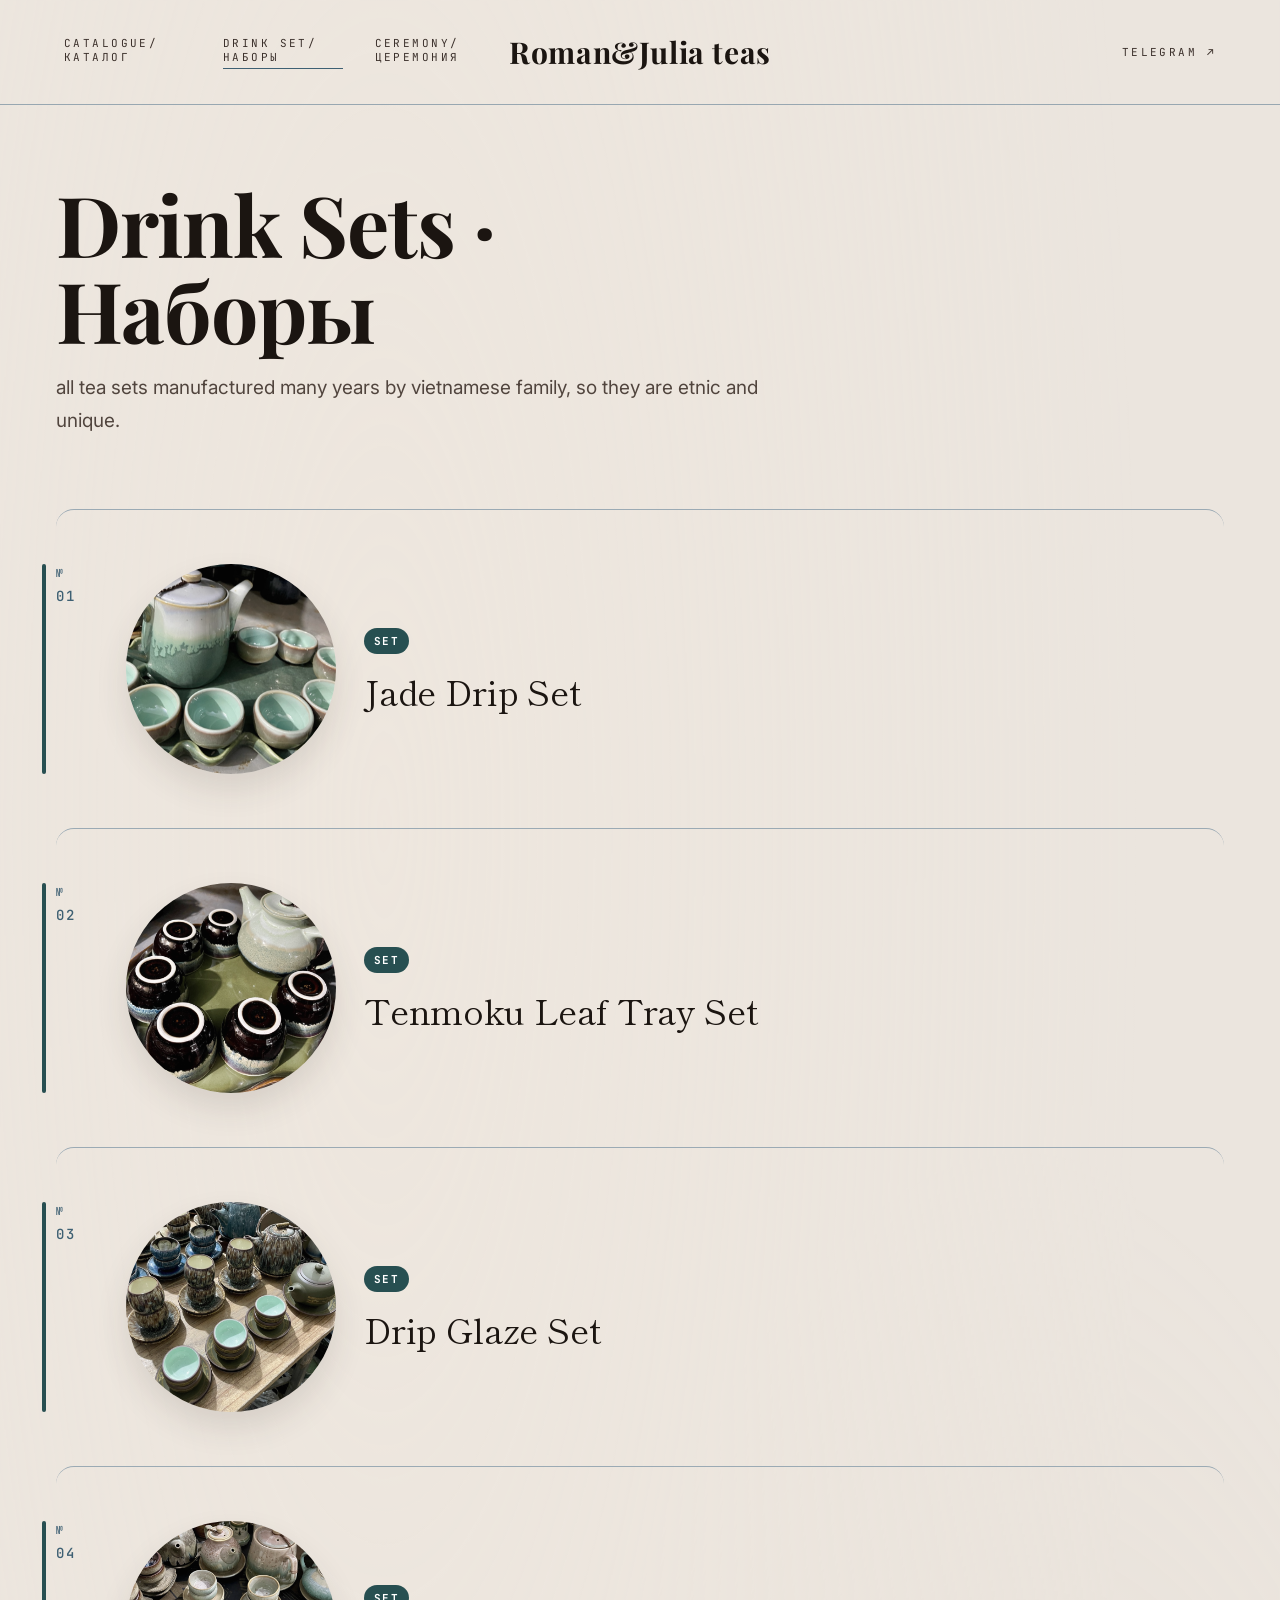
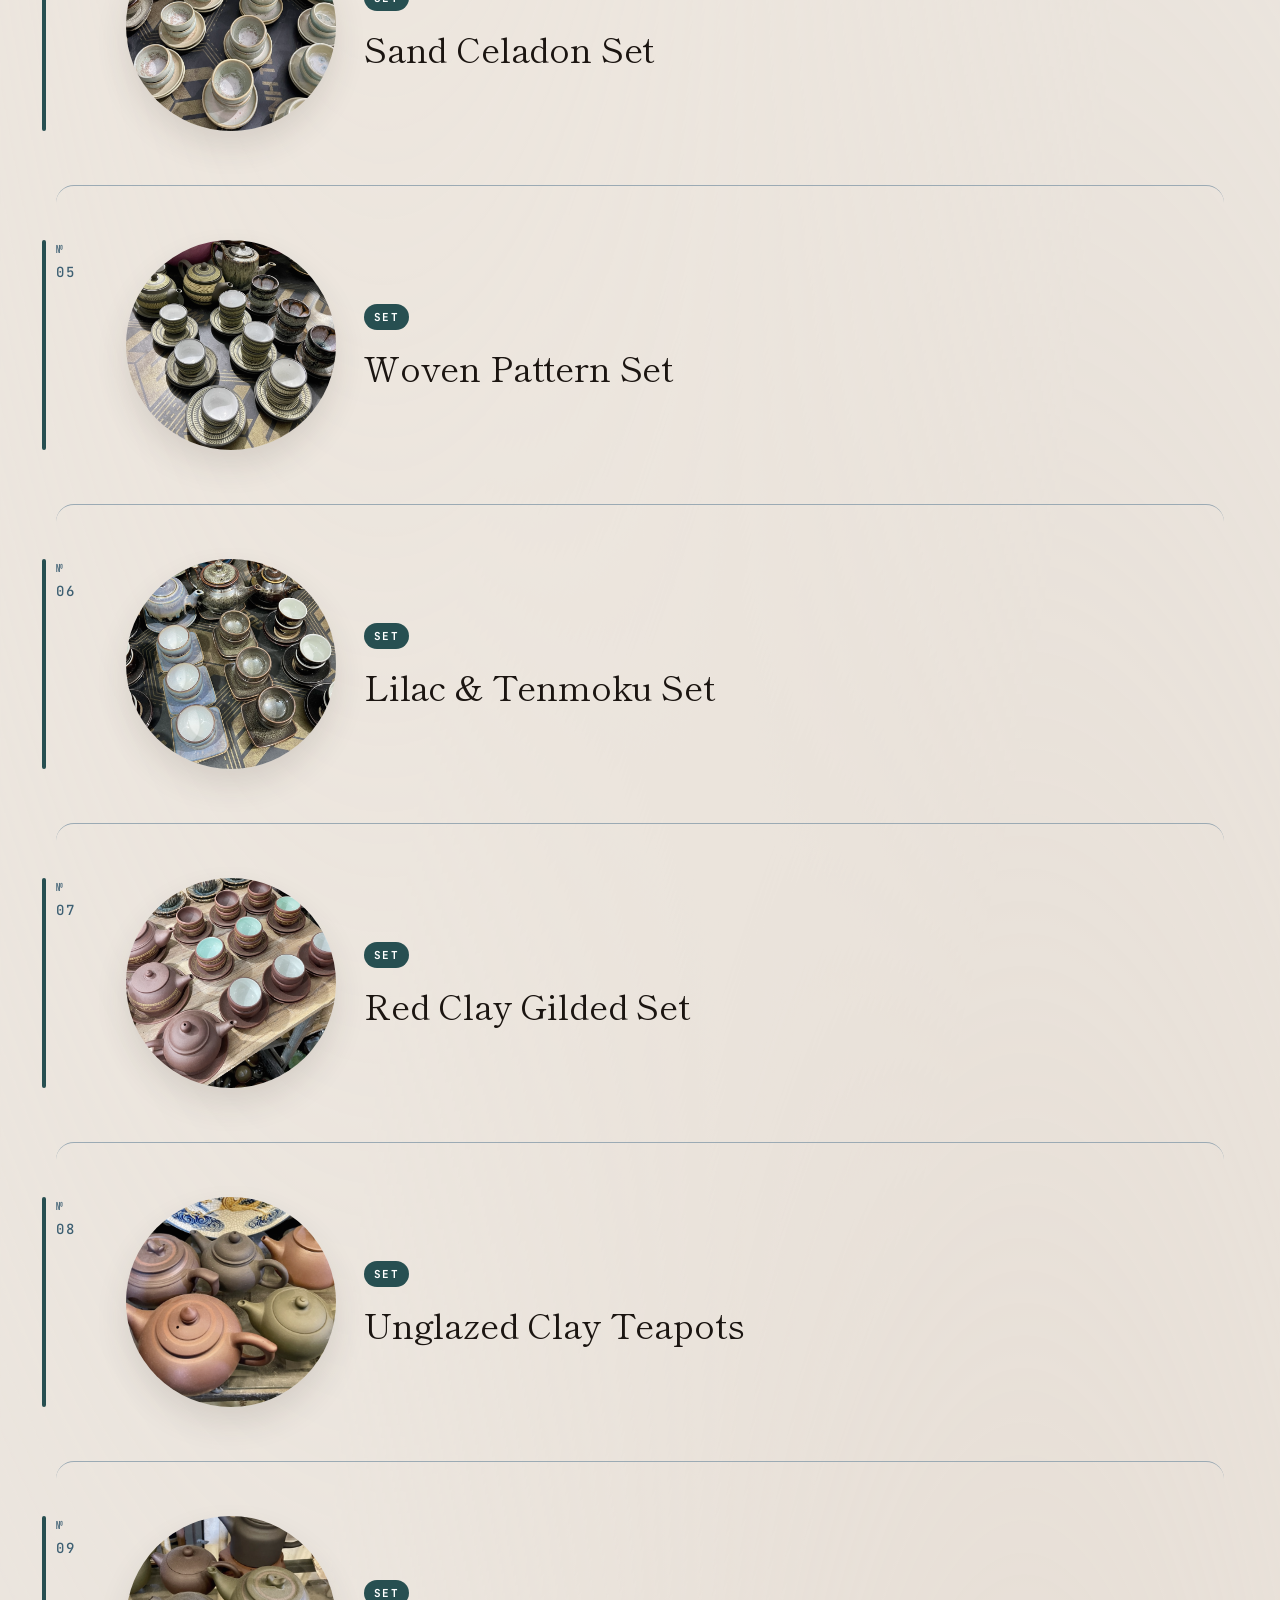
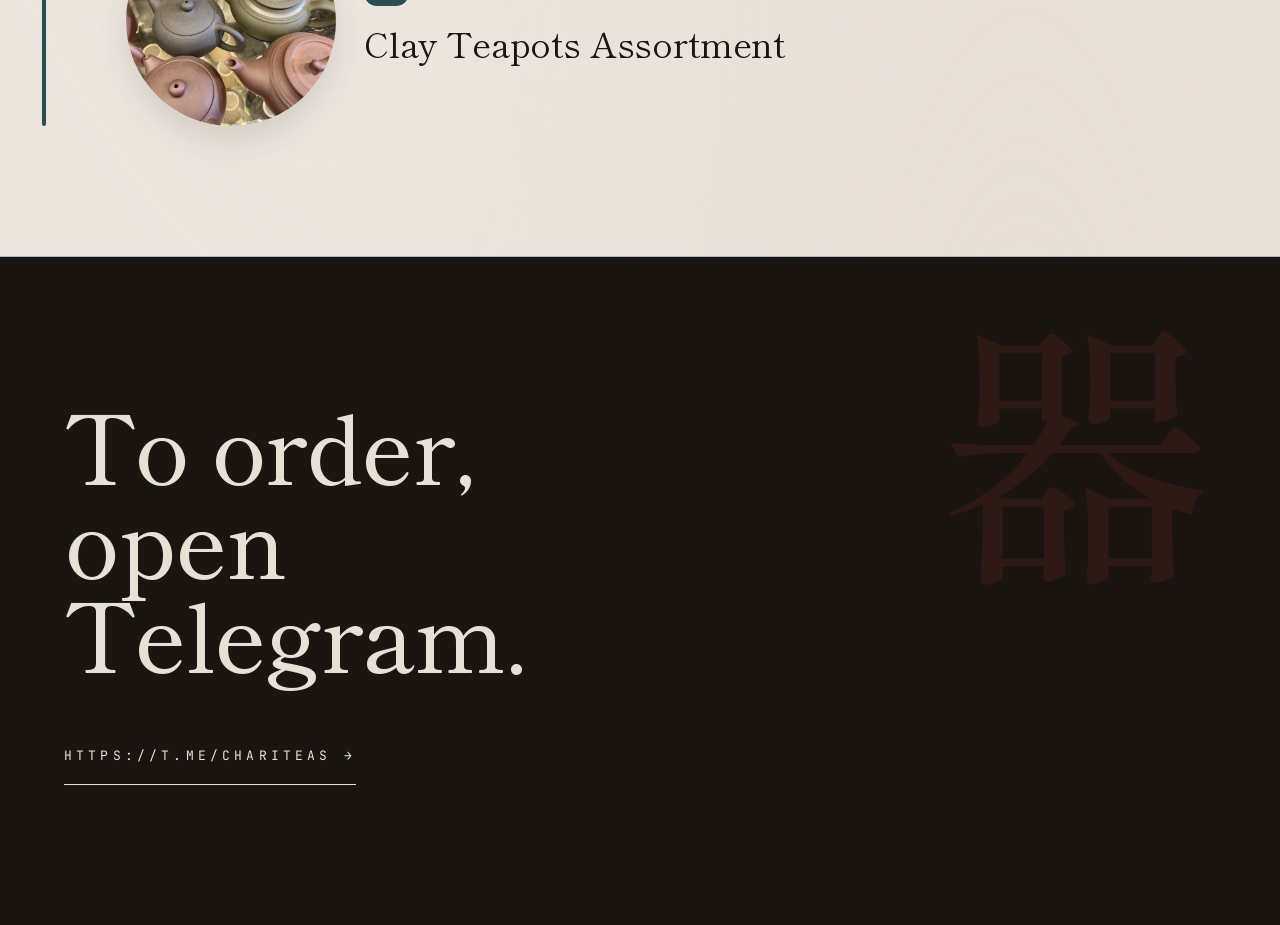
<file: sets.html>
<!doctype html>
<html lang="en">
<head>
  <meta charset="utf-8" />
  <title>Drink Sets · Roman&amp;Julia teas</title>
  <meta name="viewport" content="width=device-width, initial-scale=1" />
  <meta name="description" content="Ethnic, one-of-a-kind Vietnamese tea sets — teapots, cups and trays crafted by a family workshop. Order on Telegram." />
  <link rel="icon" href="data:image/svg+xml,%3Csvg xmlns='http://www.w3.org/2000/svg' viewBox='0 0 100 100'%3E%3Ctext y='.9em' font-size='90'%3E🍵%3C/text%3E%3C/svg%3E" />
  <meta property="og:type" content="website" />
  <meta property="og:site_name" content="Roman&amp;Julia teas" />
  <meta property="og:title" content="Drink Sets · Roman&amp;Julia teas" />
  <meta property="og:description" content="Ethnic, one-of-a-kind Vietnamese tea sets — teapots, cups and trays. Order on Telegram @chariteas." />
  <meta property="og:url" content="https://chari.life/sets.html" />
  <meta property="og:image" content="https://chari.life/photos/set-jade-drip-wave-tray.jpeg" />
  <meta name="twitter:card" content="summary_large_image" />
  <link rel="preconnect" href="https://fonts.googleapis.com" />
  <link rel="preconnect" href="https://fonts.gstatic.com" crossorigin />
  <link rel="stylesheet" href="https://fonts.googleapis.com/css2?family=Inter:wght@300;400;500;600;700;800&family=JetBrains+Mono:wght@400;500&family=Playfair+Display:wght@500;600;700;800;900&family=Shippori+Mincho:wght@400;500;600;700&display=swap" />
  <link rel="stylesheet" href="styles.css" />
</head>
<body>
  <div id="root">
    <div class="paper"></div>

    <nav class="nav">
      <div class="nav-left">
        <a href="index.html">Catalogue/Каталог</a>
        <a class="active" href="sets.html">Drink Set/Наборы</a>
        <a href="ceremony.html">Ceremony/Церемония</a>
      </div>
      <div class="logo">Roman&amp;Julia teas</div>
      <div class="nav-right">
        <a href="https://t.me/chariteas">Telegram ↗</a>
      </div>
    </nav>

    <section class="section catalogue-section">
      <div class="page-head">
        <h1 class="page-title">Drink Sets · Наборы</h1>
        <p class="page-lede">all tea sets manufactured many years by vietnamese family, so they are etnic and unique.</p>
      </div>

      <div class="tea-list">

        <div class="tea" data-category="set" data-telegram="skip">
          <div class="tea-idx"><span class="tea-idx-symbol">№</span><span class="tea-idx-number">01</span></div>
          <img class="tea-photo" src="photos/set-jade-drip-wave-tray.jpeg" alt="Jade drip-glaze teapot with six cups on a wave tray" />
          <div>
            <div class="tea-name-row">
              <div class="tea-tags" data-category="set"><span class="tea-tag">SET</span></div>
              <h3 class="tea-name">Jade Drip Set</h3>
            </div>
          </div>
        </div>

        <div class="tea" data-category="set" data-telegram="skip">
          <div class="tea-idx"><span class="tea-idx-symbol">№</span><span class="tea-idx-number">02</span></div>
          <img class="tea-photo" src="photos/set-tenmoku-leaf-tray.jpeg" alt="Tenmoku cups with celadon teapot on a leaf-shaped tray" />
          <div>
            <div class="tea-name-row">
              <div class="tea-tags" data-category="set"><span class="tea-tag">SET</span></div>
              <h3 class="tea-name">Tenmoku Leaf Tray Set</h3>
            </div>
          </div>
        </div>

        <div class="tea" data-category="set" data-telegram="skip">
          <div class="tea-idx"><span class="tea-idx-symbol">№</span><span class="tea-idx-number">03</span></div>
          <img class="tea-photo" src="photos/set-drip-glaze-cups.jpeg" alt="Drip-glaze cups and saucers with kettle" />
          <div>
            <div class="tea-name-row">
              <div class="tea-tags" data-category="set"><span class="tea-tag">SET</span></div>
              <h3 class="tea-name">Drip Glaze Set</h3>
            </div>
          </div>
        </div>

        <div class="tea" data-category="set" data-telegram="skip">
          <div class="tea-idx"><span class="tea-idx-symbol">№</span><span class="tea-idx-number">04</span></div>
          <img class="tea-photo" src="photos/set-sand-celadon-speckle.jpeg" alt="Sand and celadon speckled cups with saucers" />
          <div>
            <div class="tea-name-row">
              <div class="tea-tags" data-category="set"><span class="tea-tag">SET</span></div>
              <h3 class="tea-name">Sand Celadon Set</h3>
            </div>
          </div>
        </div>

        <div class="tea" data-category="set" data-telegram="skip">
          <div class="tea-idx"><span class="tea-idx-symbol">№</span><span class="tea-idx-number">05</span></div>
          <img class="tea-photo" src="photos/set-yellow-pattern-clay.jpeg" alt="Clay teapots and cups with yellow woven pattern" />
          <div>
            <div class="tea-name-row">
              <div class="tea-tags" data-category="set"><span class="tea-tag">SET</span></div>
              <h3 class="tea-name">Woven Pattern Set</h3>
            </div>
          </div>
        </div>

        <div class="tea" data-category="set" data-telegram="skip">
          <div class="tea-idx"><span class="tea-idx-symbol">№</span><span class="tea-idx-number">06</span></div>
          <img class="tea-photo" src="photos/set-lilac-tenmoku-square.jpeg" alt="Lilac and tenmoku cups on square saucers" />
          <div>
            <div class="tea-name-row">
              <div class="tea-tags" data-category="set"><span class="tea-tag">SET</span></div>
              <h3 class="tea-name">Lilac &amp; Tenmoku Set</h3>
            </div>
          </div>
        </div>

        <div class="tea" data-category="set" data-telegram="skip">
          <div class="tea-idx"><span class="tea-idx-symbol">№</span><span class="tea-idx-number">07</span></div>
          <img class="tea-photo" src="photos/set-red-clay-gilded.jpeg" alt="Red clay teapots and cups with gilded bands" />
          <div>
            <div class="tea-name-row">
              <div class="tea-tags" data-category="set"><span class="tea-tag">SET</span></div>
              <h3 class="tea-name">Red Clay Gilded Set</h3>
            </div>
          </div>
        </div>

        <div class="tea" data-category="set" data-telegram="skip">
          <div class="tea-idx"><span class="tea-idx-symbol">№</span><span class="tea-idx-number">08</span></div>
          <img class="tea-photo" src="photos/set-clay-teapots-shelf.jpeg" alt="Unglazed clay teapots on a workshop shelf" />
          <div>
            <div class="tea-name-row">
              <div class="tea-tags" data-category="set"><span class="tea-tag">SET</span></div>
              <h3 class="tea-name">Unglazed Clay Teapots</h3>
            </div>
          </div>
        </div>

        <div class="tea" data-category="set" data-telegram="skip">
          <div class="tea-idx"><span class="tea-idx-symbol">№</span><span class="tea-idx-number">09</span></div>
          <img class="tea-photo" src="photos/set-clay-teapots-assorted.jpeg" alt="Assorted clay teapots in red, brown and green clay" />
          <div>
            <div class="tea-name-row">
              <div class="tea-tags" data-category="set"><span class="tea-tag">SET</span></div>
              <h3 class="tea-name">Clay Teapots Assortment</h3>
            </div>
          </div>
        </div>

      </div>
    </section>

    <section class="cta">
      <div>
        <h2 class="cta-h">To order,<br />open Telegram.</h2>
        <a class="cta-btn" href="https://t.me/chariteas">https://t.me/chariteas  →</a>
      </div>
      <div class="cta-giant">器</div>
    </section>
  </div>
</body>
</html>
</file>
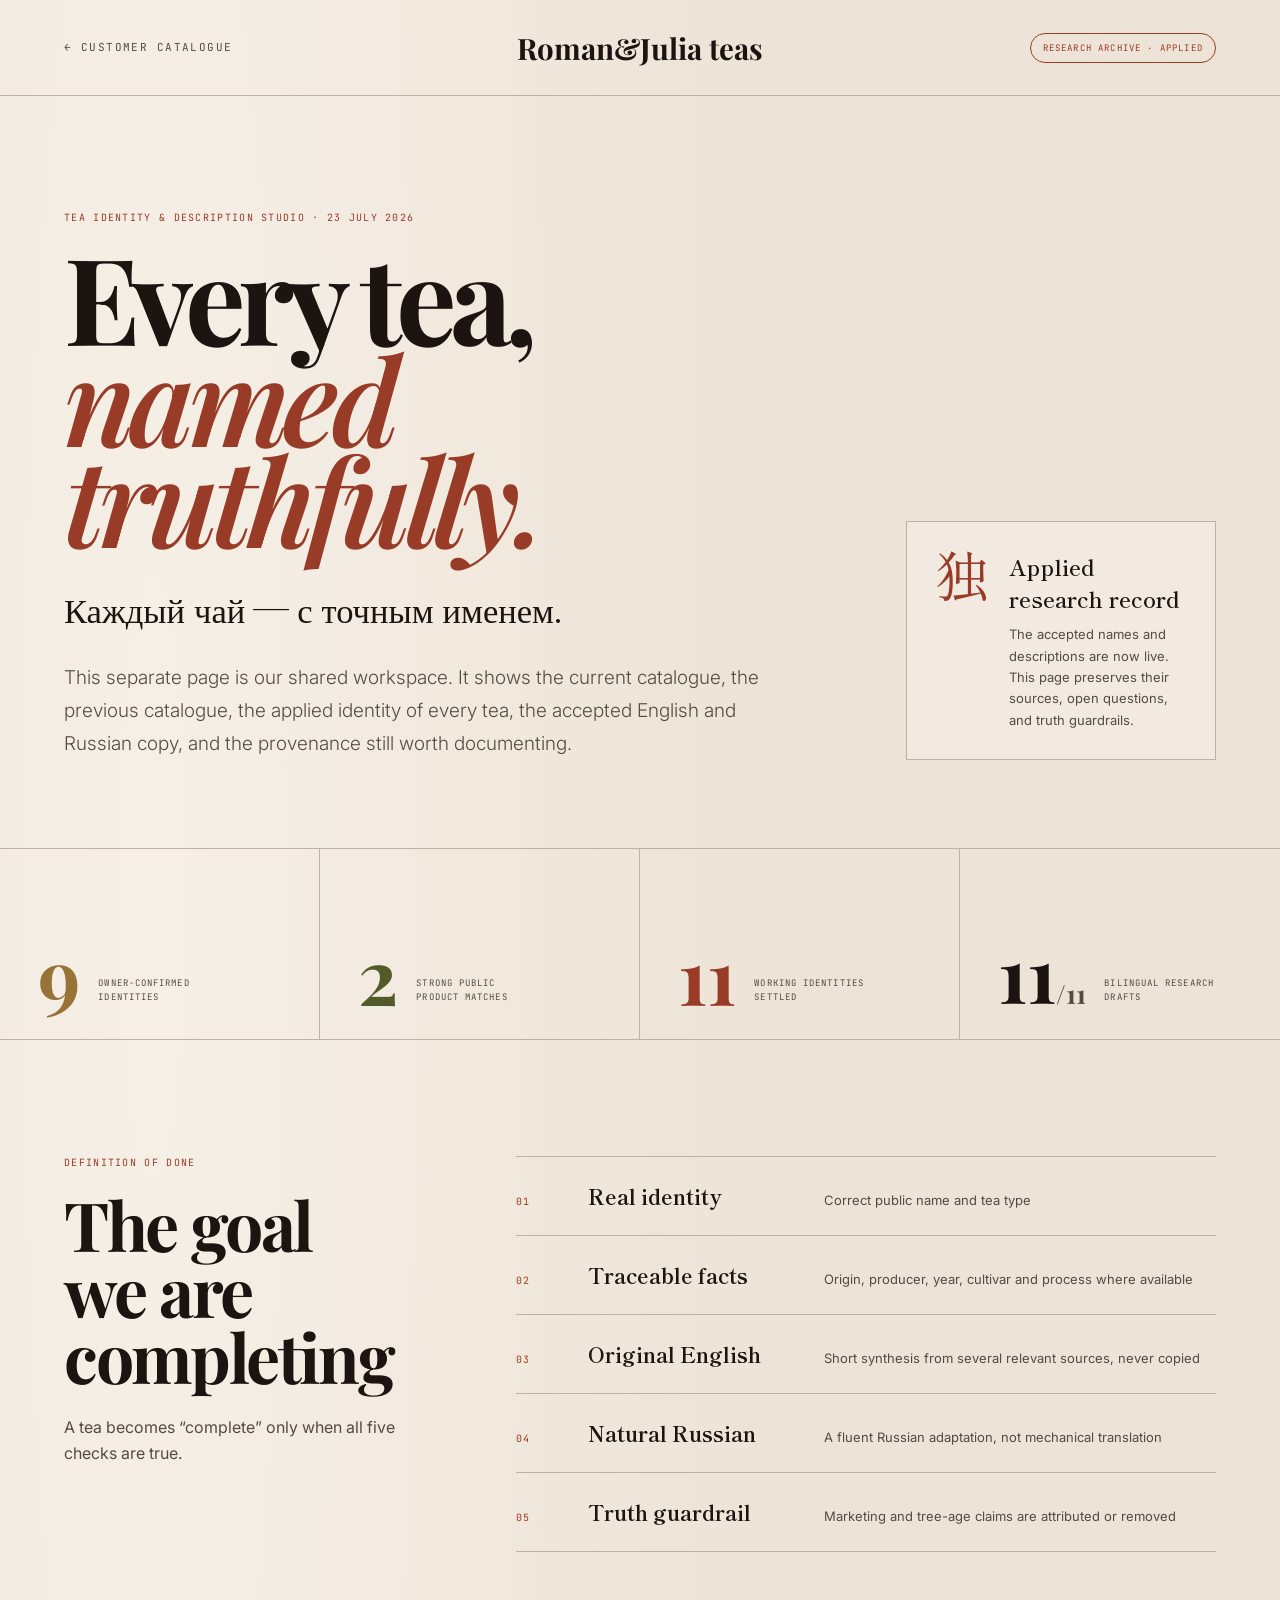
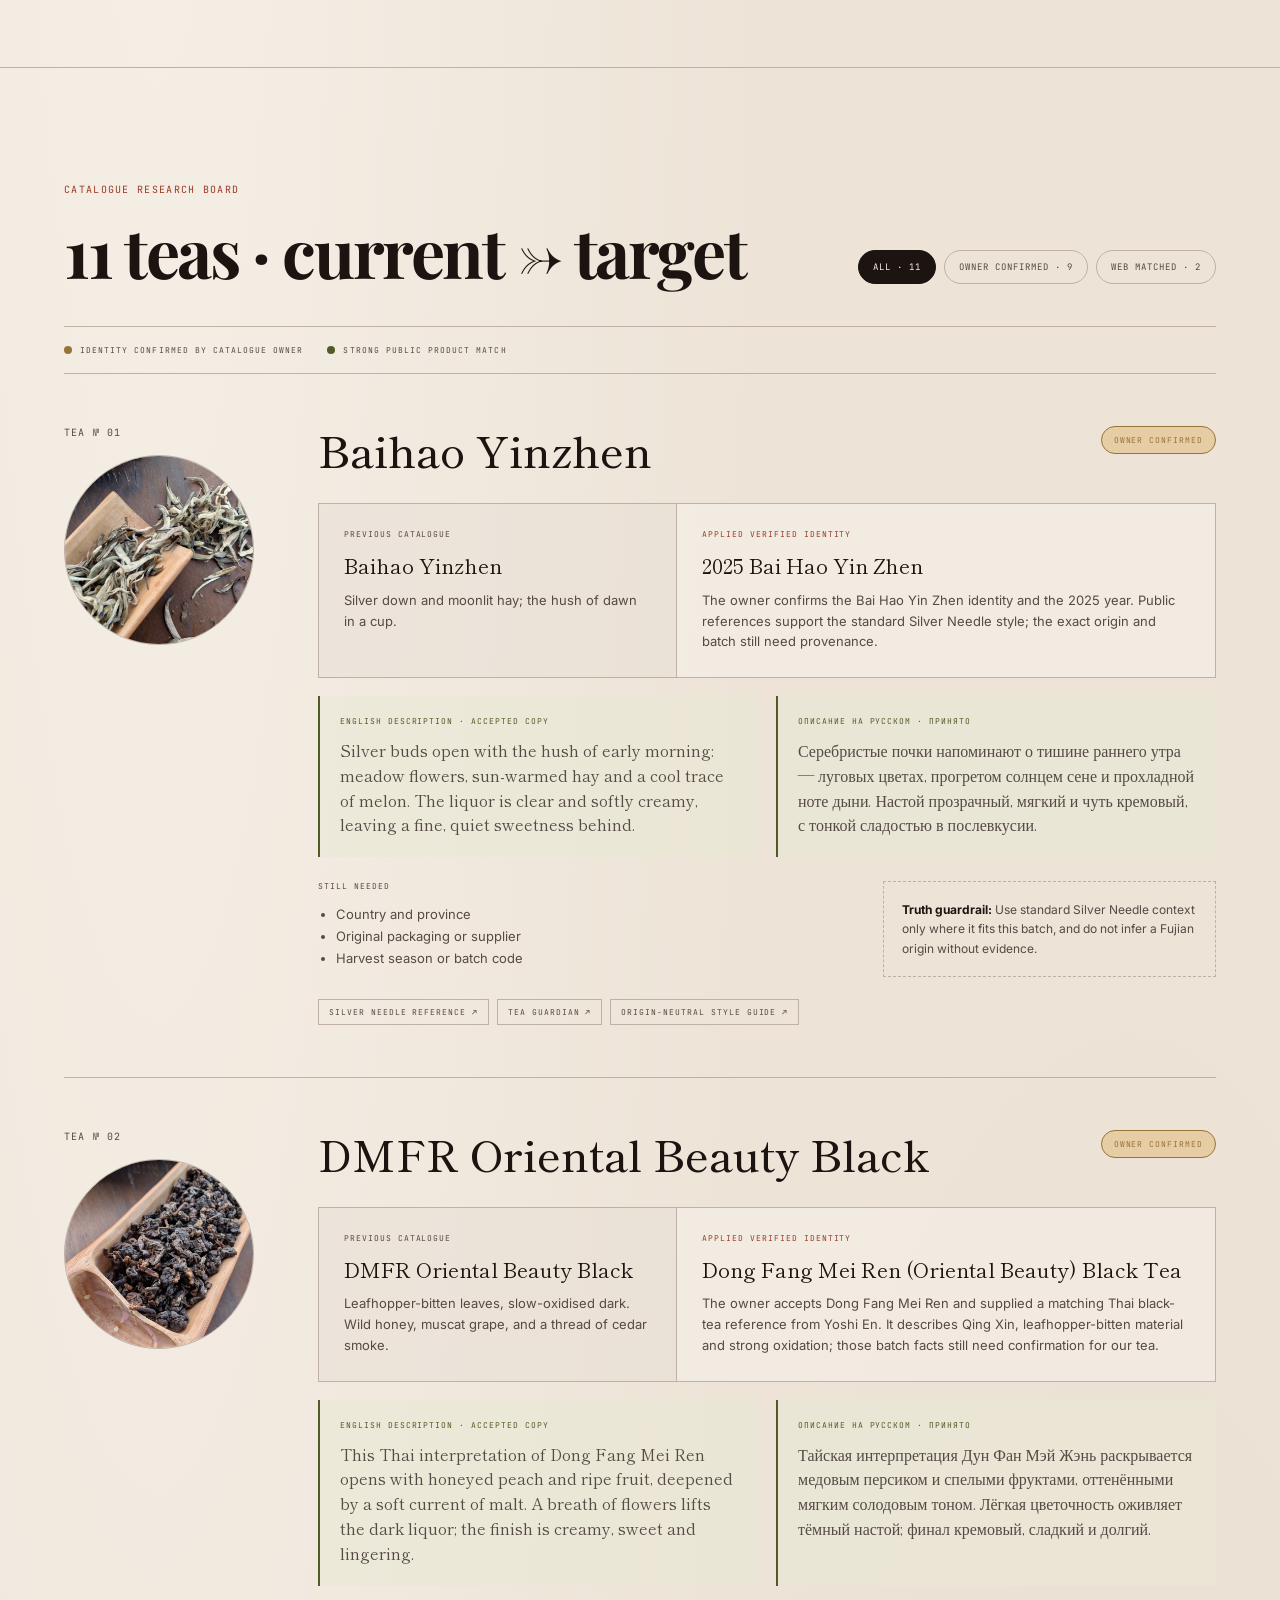
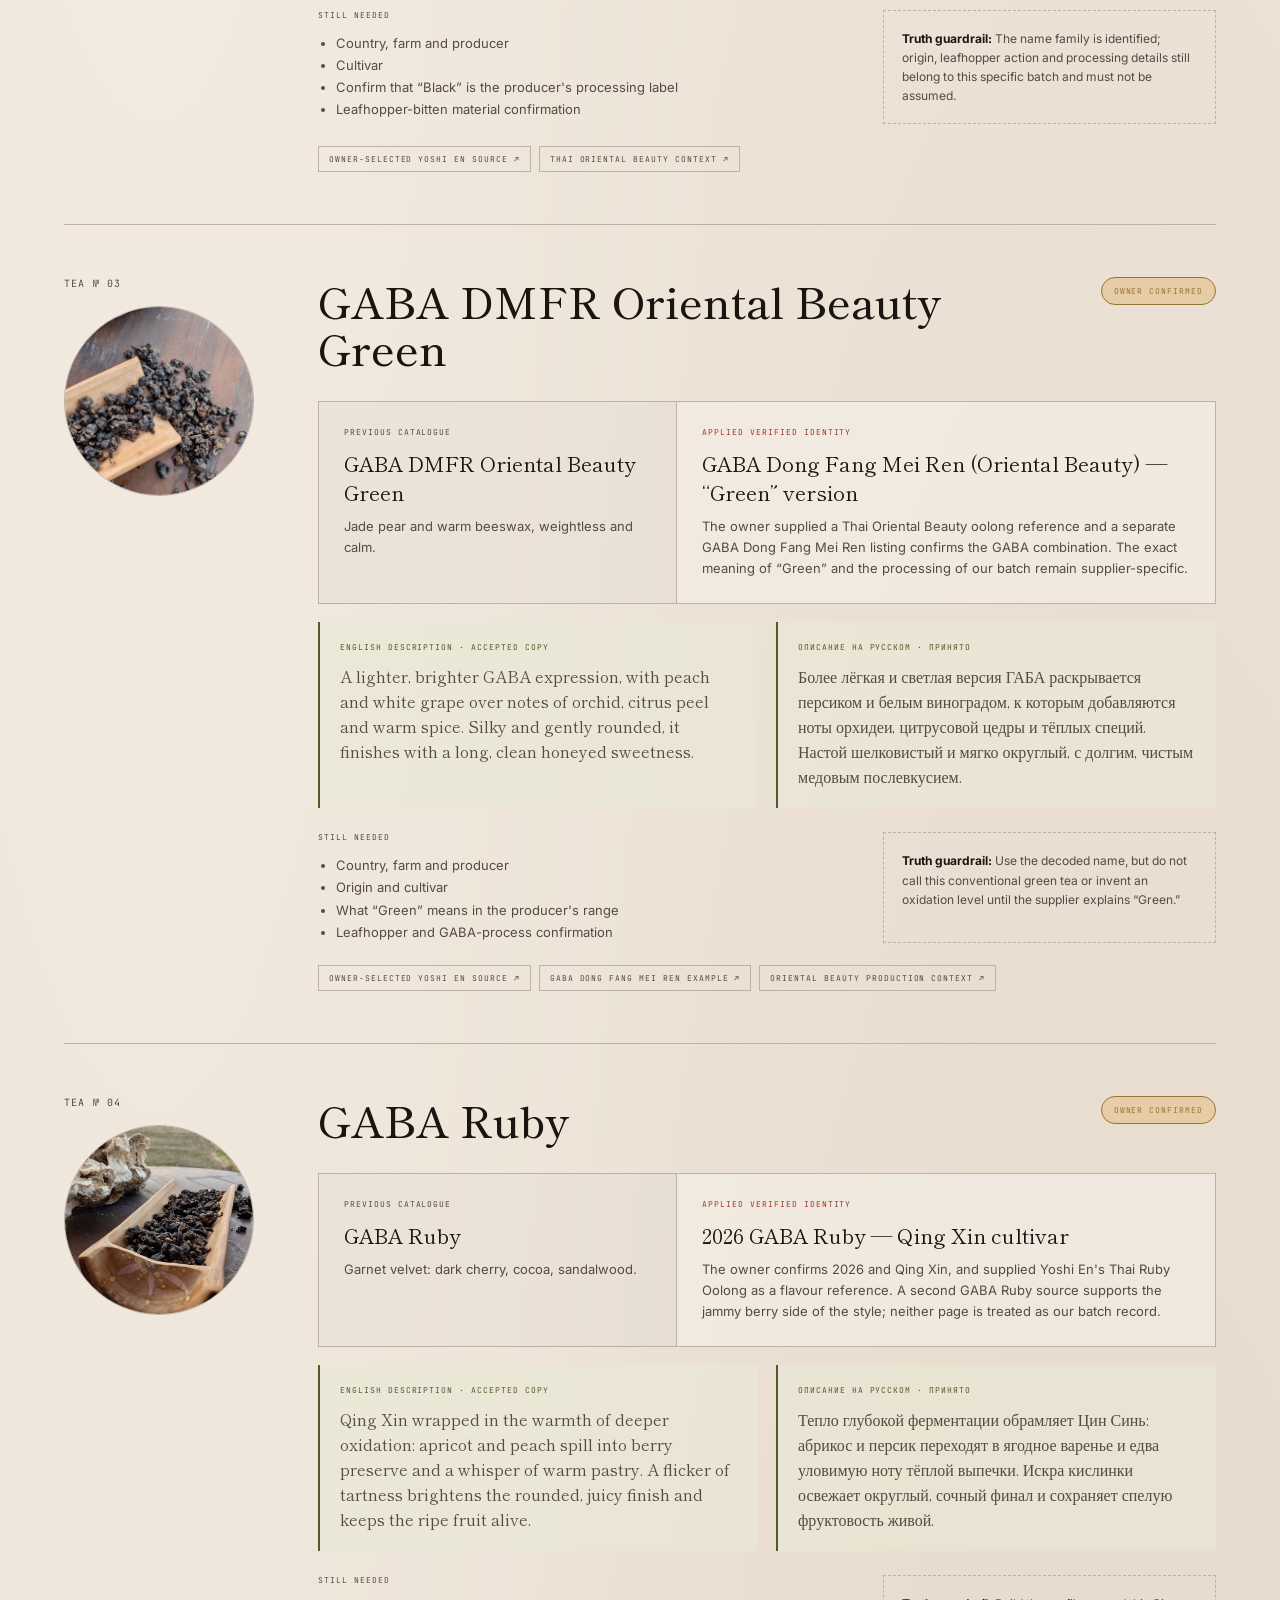
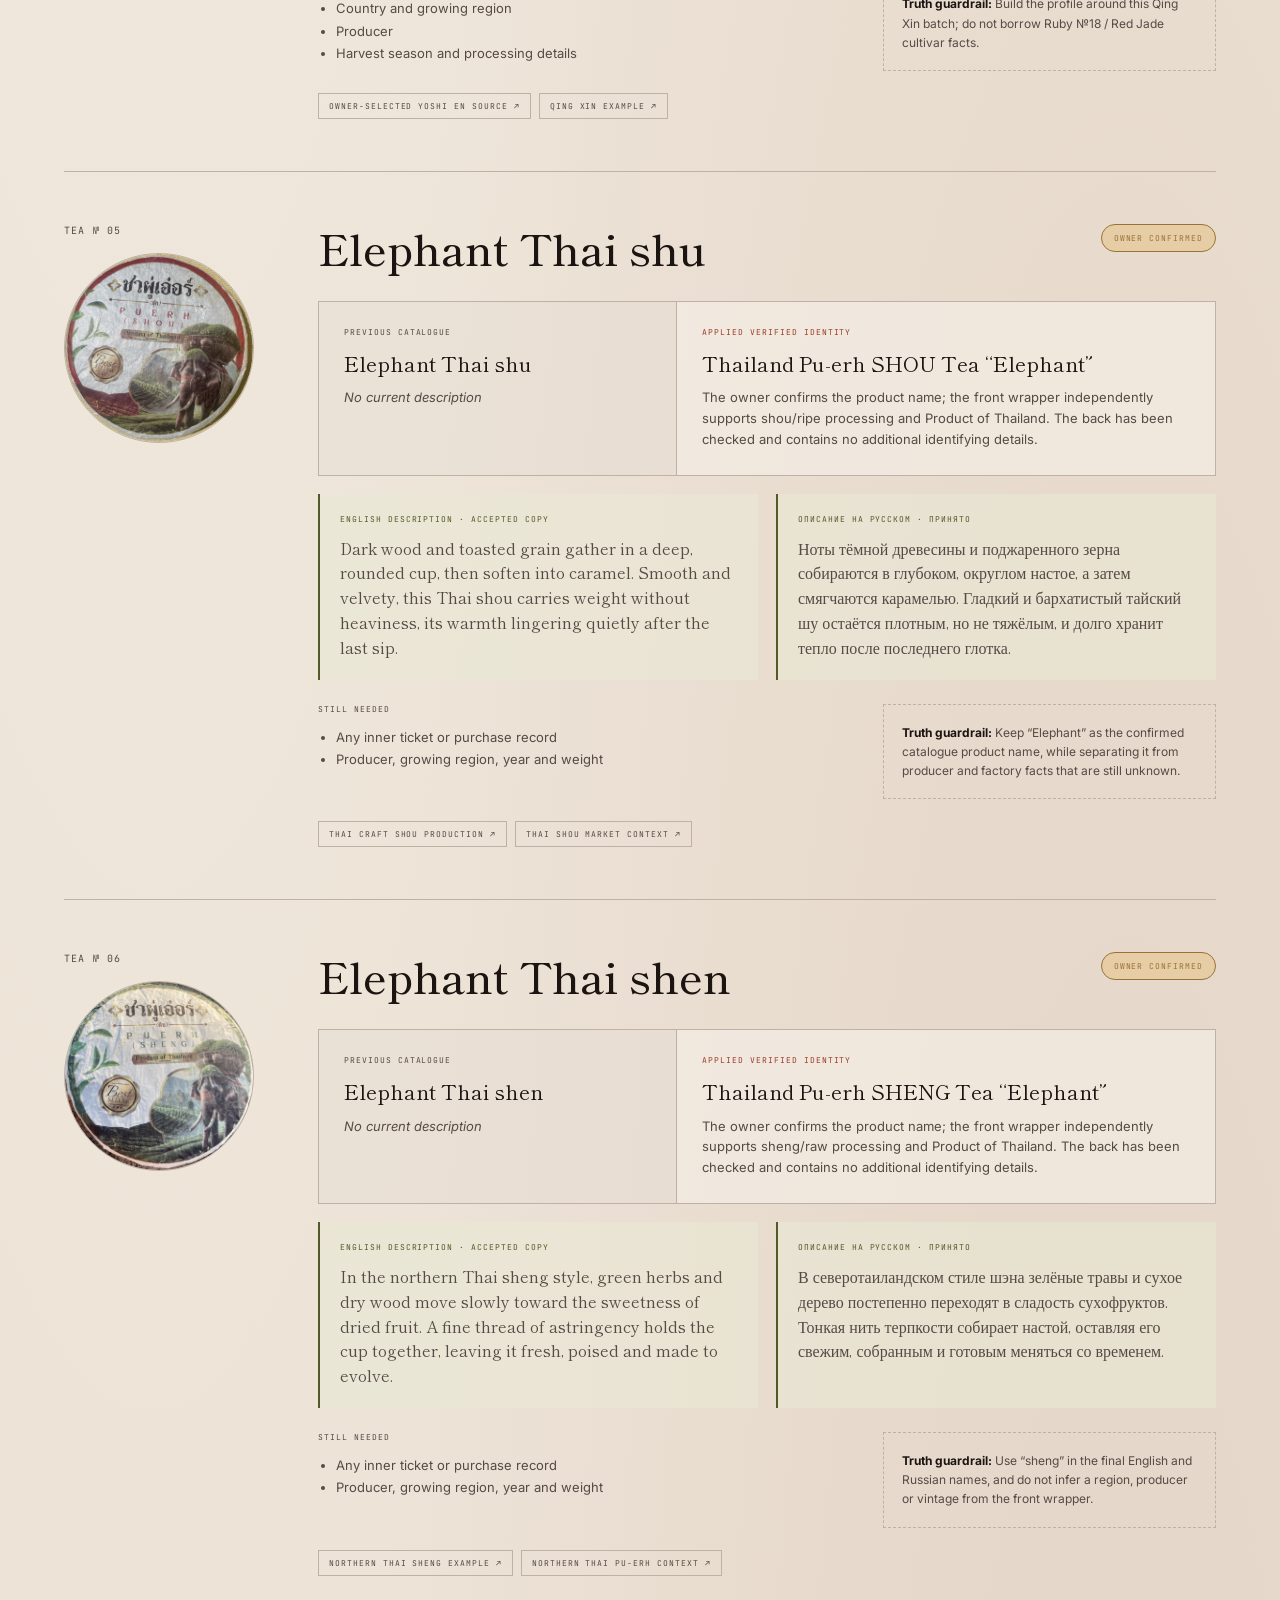
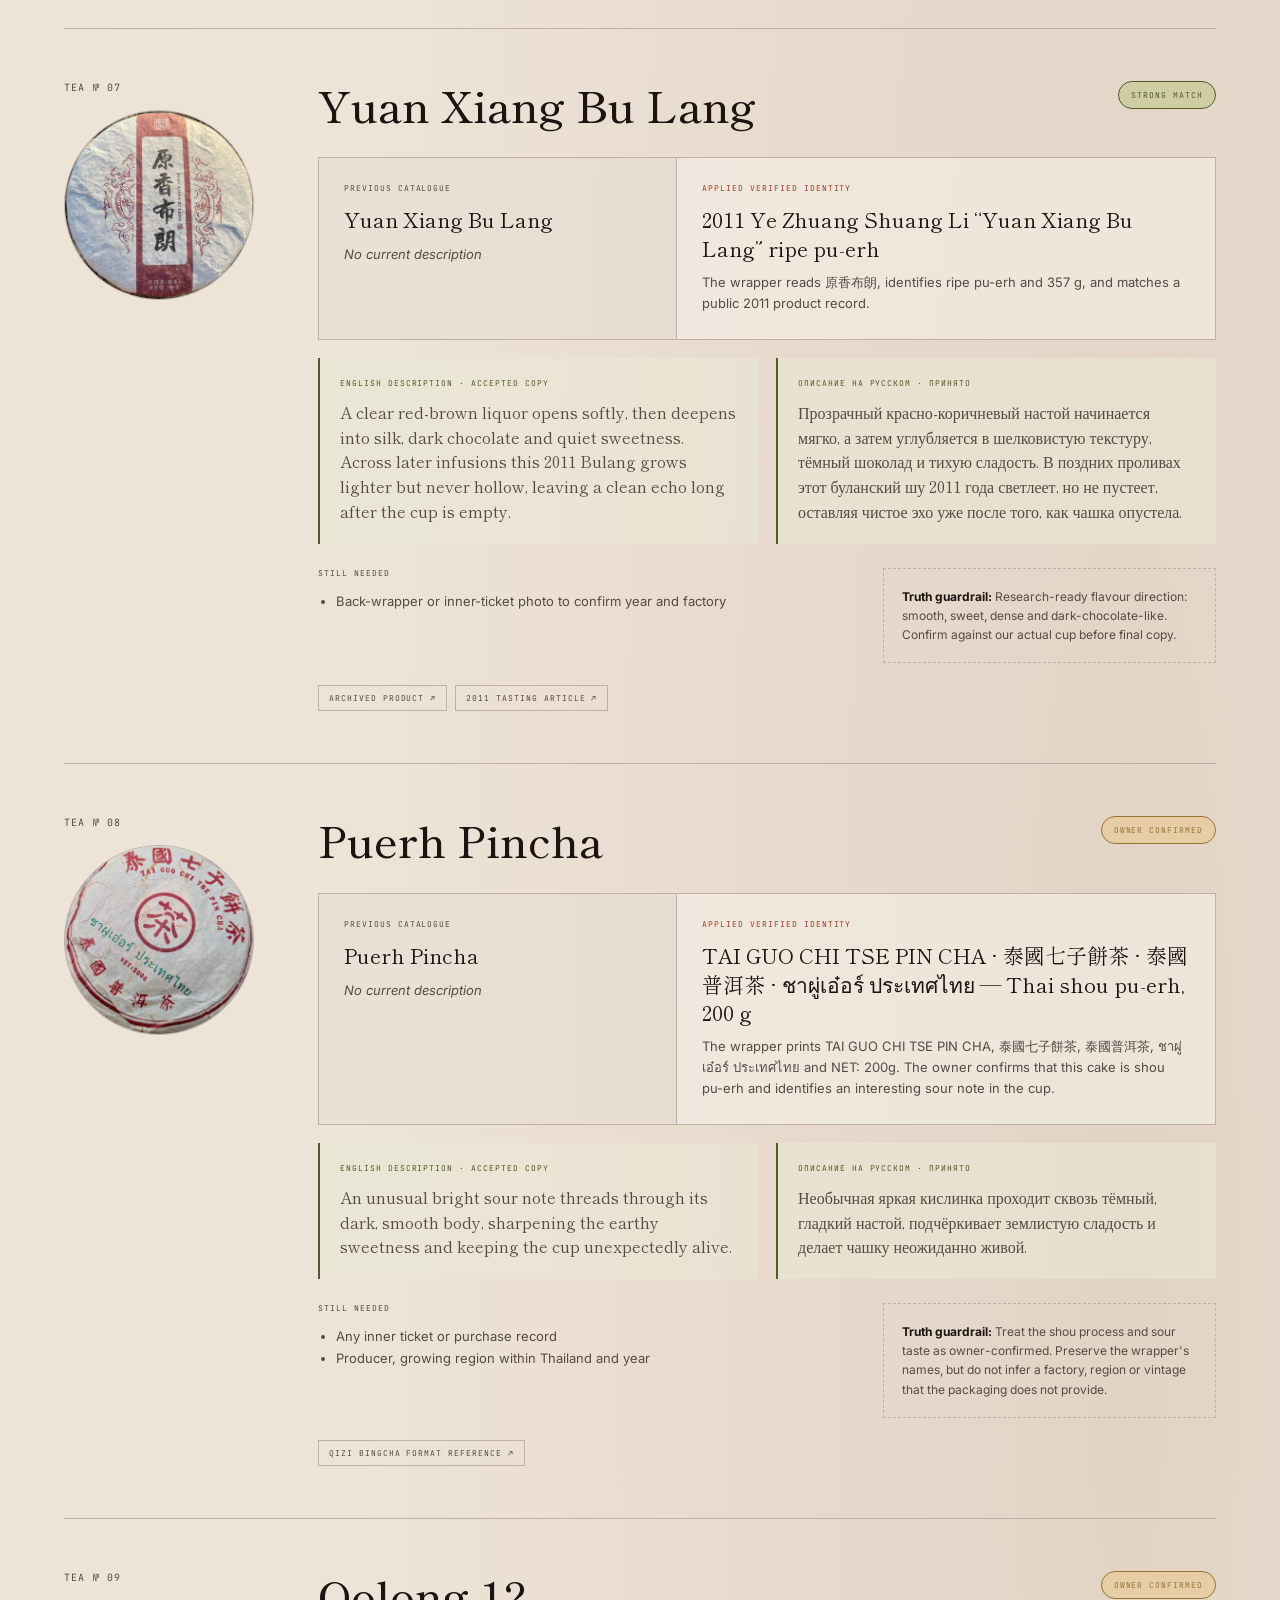
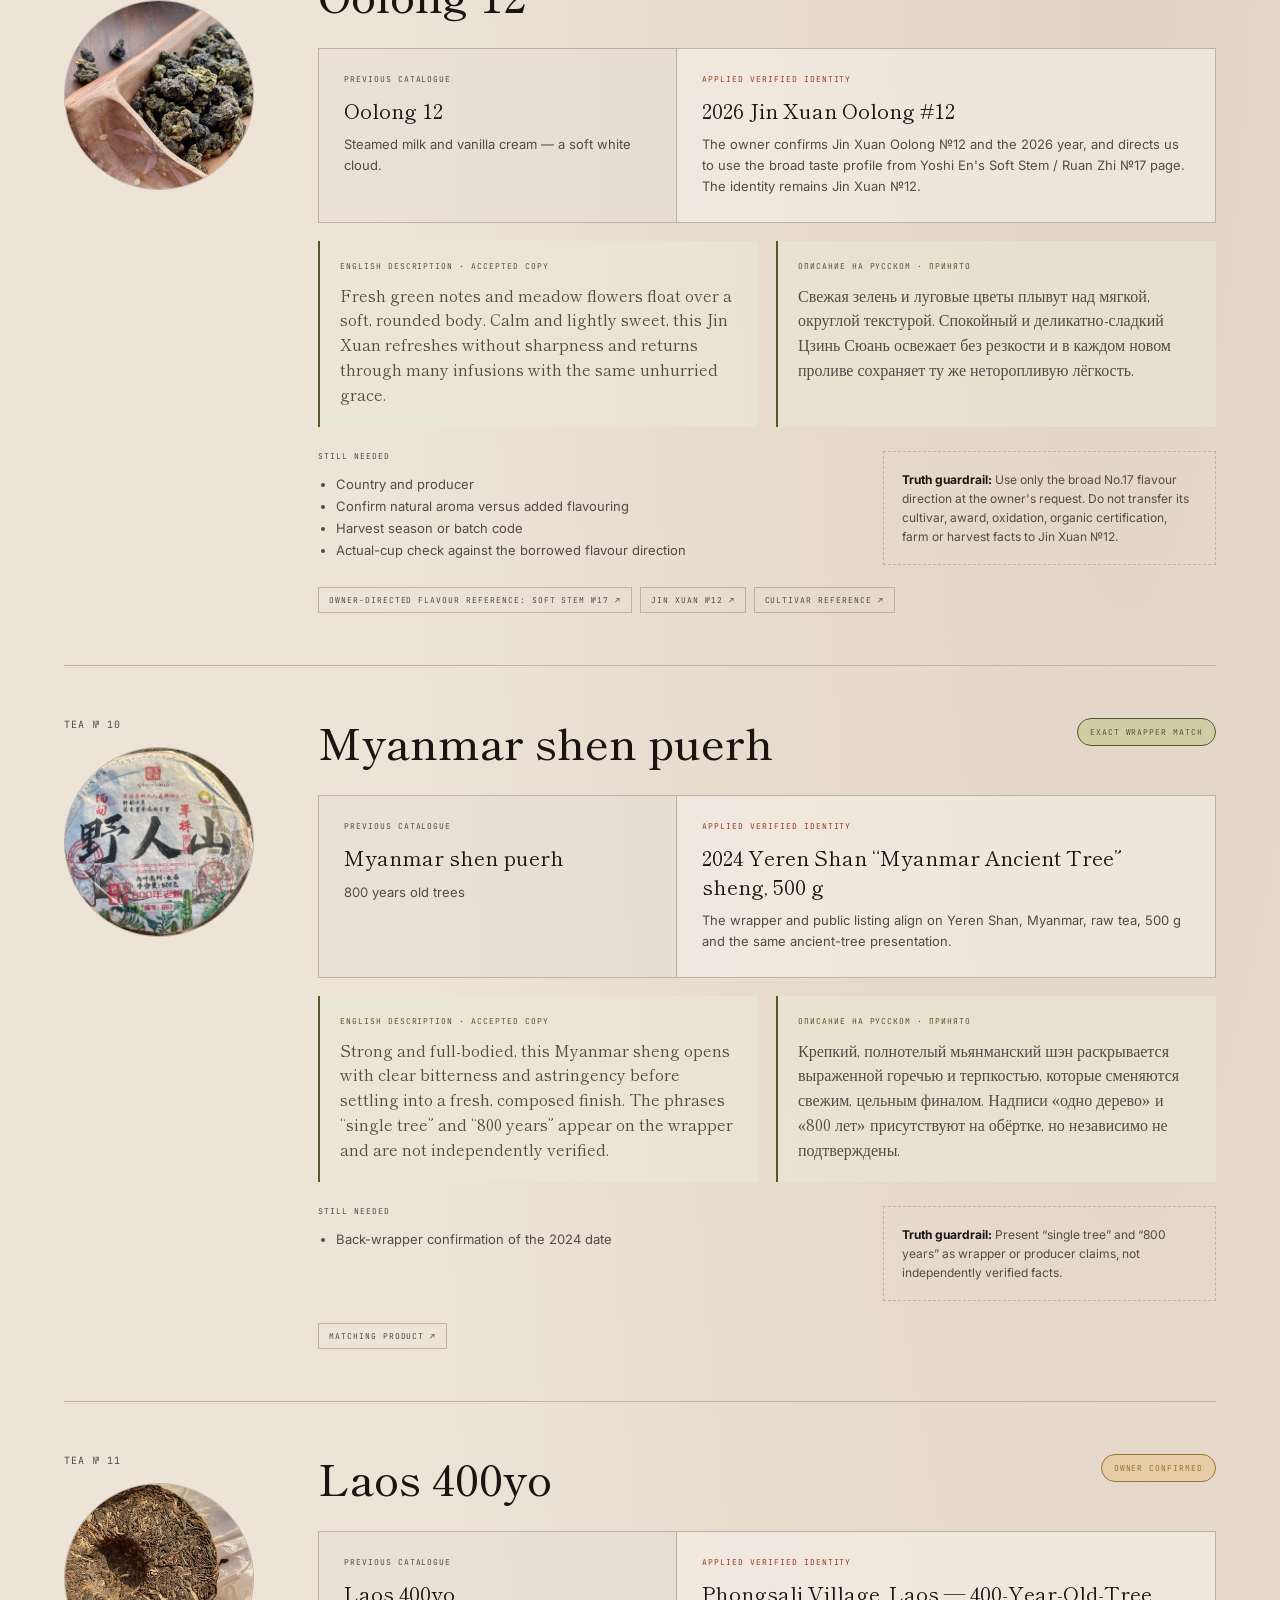
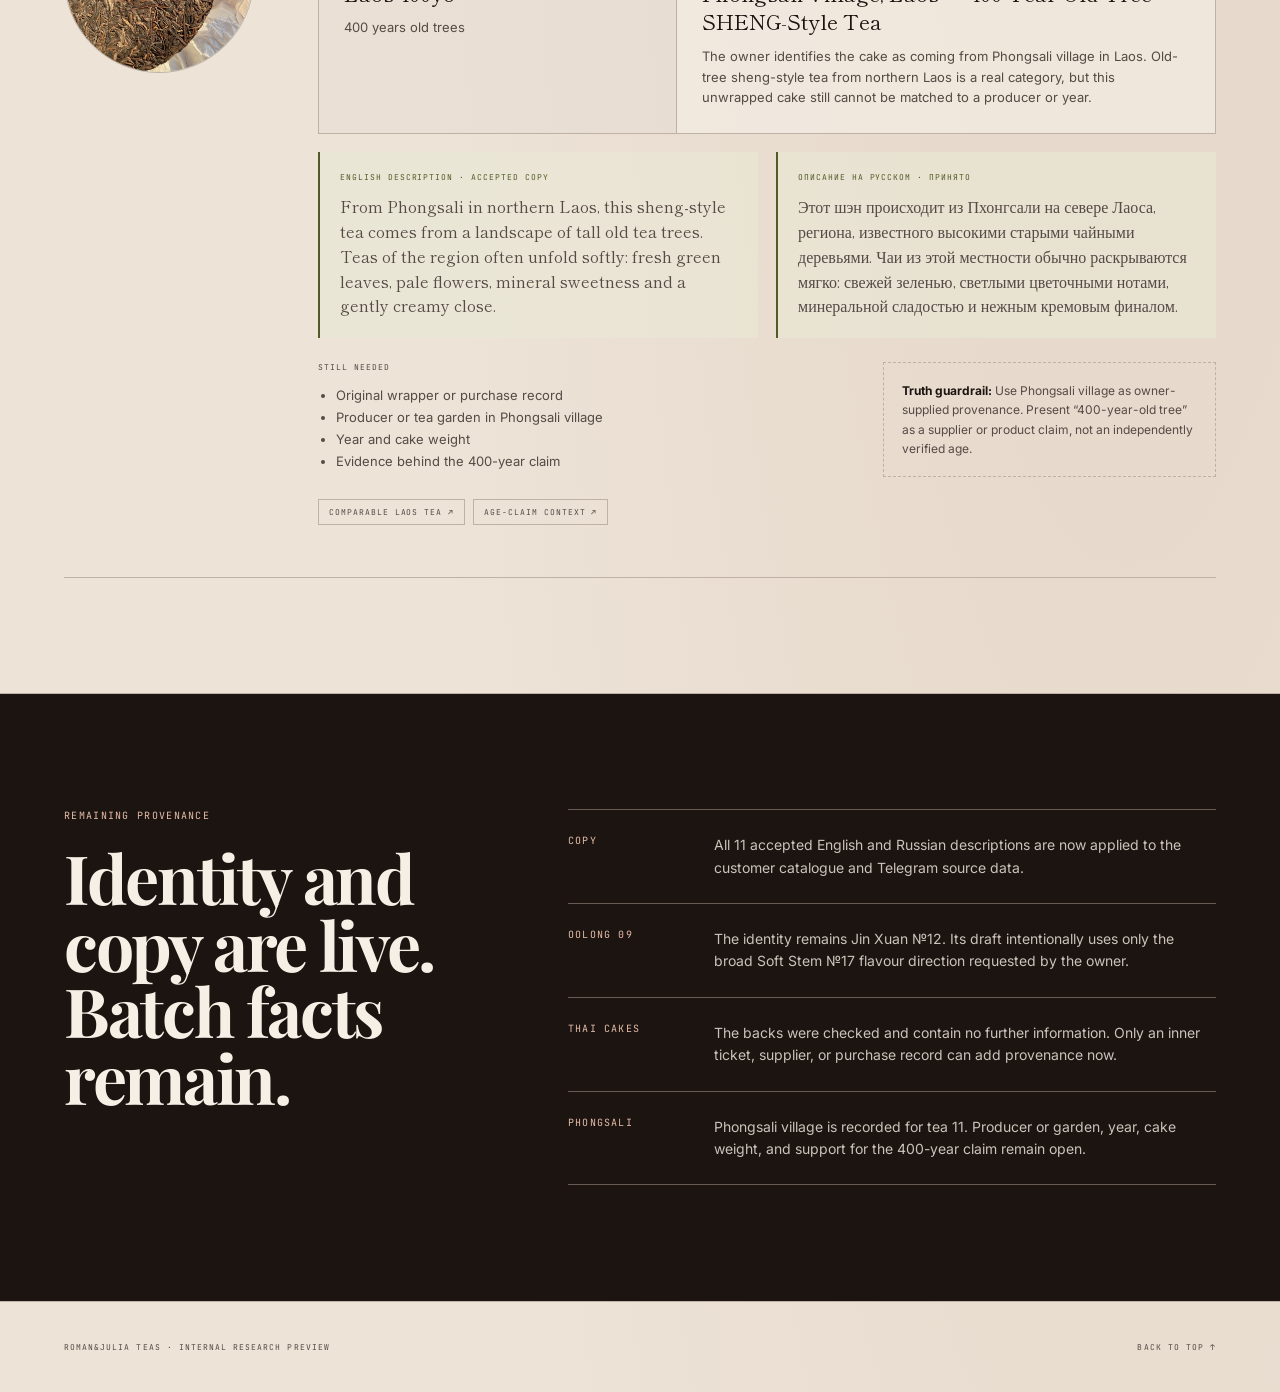
<file: tea-research.html>
<!doctype html>
<html lang="en">
<head>
  <meta charset="utf-8" />
  <title>Tea Description Studio — Roman&amp;Julia teas</title>
  <meta name="description" content="The research archive behind the applied English and Russian Roman&amp;Julia tea catalogue descriptions." />
  <meta name="viewport" content="width=device-width, initial-scale=1" />
  <link rel="preconnect" href="https://fonts.googleapis.com" />
  <link rel="preconnect" href="https://fonts.gstatic.com" crossorigin />
  <link rel="stylesheet" href="https://fonts.googleapis.com/css2?family=Inter:wght@300;400;500;600;700&family=JetBrains+Mono:wght@400;500&family=Playfair+Display:wght@600;700;800&family=Shippori+Mincho:wght@400;500;600;700&display=swap" />
  <link rel="stylesheet" href="tea-research.css" />
</head>
<body>
  <div class="preview-shell">
    <div class="paper" aria-hidden="true"></div>

    <nav class="research-nav" aria-label="Working preview navigation">
      <a class="nav-back" href="index.html">← Customer catalogue</a>
      <div class="nav-brand">Roman&amp;Julia teas</div>
      <div class="preview-badge">Research archive · applied</div>
    </nav>

    <main>
      <header class="hero">
        <div class="hero-copy">
            <p class="eyebrow">Tea identity &amp; description studio · 23 July 2026</p>
          <h1>Every tea,<br /><em>named truthfully.</em></h1>
          <p class="hero-ru">Каждый чай — с точным именем.</p>
          <p class="hero-lede">
            This separate page is our shared workspace. It shows the current catalogue,
            the previous catalogue, the applied identity of every tea, the accepted
            English and Russian copy, and the provenance still worth documenting.
          </p>
        </div>
        <aside class="scope-note" aria-label="Preview scope">
          <span class="scope-mark">独</span>
          <div>
            <strong>Applied research record</strong>
            <p>The accepted names and descriptions are now live. This page preserves their sources, open questions, and truth guardrails.</p>
          </div>
        </aside>
      </header>

      <section class="metrics" aria-label="Research progress">
        <article class="metric metric--confirmed">
          <span class="metric-number" id="confirmed-count">9</span>
          <span class="metric-label">owner-confirmed<br />identities</span>
        </article>
        <article class="metric metric--matched">
          <span class="metric-number" id="matched-count">2</span>
          <span class="metric-label">strong public<br />product matches</span>
        </article>
        <article class="metric metric--identity">
          <span class="metric-number" id="identity-count">11</span>
          <span class="metric-label">working identities<br />settled</span>
        </article>
        <article class="metric metric--copy">
          <span class="metric-number"><i id="draft-count">11</i><span>/11</span></span>
          <span class="metric-label">bilingual research<br />drafts</span>
        </article>
      </section>

      <section class="definition" aria-labelledby="definition-title">
        <div class="definition-head">
          <p class="section-kicker">Definition of done</p>
          <h2 id="definition-title">The goal we are completing</h2>
          <p>A tea becomes “complete” only when all five checks are true.</p>
        </div>
        <ol class="goal-list">
          <li><span>01</span><strong>Real identity</strong><small>Correct public name and tea type</small></li>
          <li><span>02</span><strong>Traceable facts</strong><small>Origin, producer, year, cultivar and process where available</small></li>
          <li><span>03</span><strong>Original English</strong><small>Short synthesis from several relevant sources, never copied</small></li>
          <li><span>04</span><strong>Natural Russian</strong><small>A fluent Russian adaptation, not mechanical translation</small></li>
          <li><span>05</span><strong>Truth guardrail</strong><small>Marketing and tree-age claims are attributed or removed</small></li>
        </ol>
      </section>

      <section class="research-board" aria-labelledby="board-title">
        <div class="board-head">
          <div>
            <p class="section-kicker">Catalogue research board</p>
            <h2 id="board-title">11 teas · current → target</h2>
          </div>
          <div class="filters" aria-label="Filter tea research cards">
            <button class="filter is-active" type="button" data-filter="all" aria-pressed="true">All · 11</button>
            <button class="filter" type="button" data-filter="confirmed" aria-pressed="false">Owner confirmed · 9</button>
            <button class="filter" type="button" data-filter="matched" aria-pressed="false">Web matched · 2</button>
          </div>
        </div>

        <div class="legend" aria-label="Research status legend">
          <span><i class="dot dot--confirmed"></i> Identity confirmed by catalogue owner</span>
          <span><i class="dot dot--matched"></i> Strong public product match</span>
        </div>

        <div class="tea-board" id="tea-board" aria-live="polite"></div>
        <p class="empty-state" id="empty-state" hidden>No teas in this view.</p>
      </section>

      <section class="handoff" aria-labelledby="handoff-title">
        <div>
          <p class="section-kicker">Remaining provenance</p>
          <h2 id="handoff-title">Identity and copy are live. Batch facts remain.</h2>
        </div>
        <div class="handoff-grid">
          <article><span>COPY</span><p>All 11 accepted English and Russian descriptions are now applied to the customer catalogue and Telegram source data.</p></article>
          <article><span>OOLONG 09</span><p>The identity remains Jin Xuan №12. Its draft intentionally uses only the broad Soft Stem №17 flavour direction requested by the owner.</p></article>
          <article><span>THAI CAKES</span><p>The backs were checked and contain no further information. Only an inner ticket, supplier, or purchase record can add provenance now.</p></article>
          <article><span>PHONGSALI</span><p>Phongsali village is recorded for tea 11. Producer or garden, year, cake weight, and support for the 400-year claim remain open.</p></article>
        </div>
      </section>
    </main>

    <footer class="research-footer">
      <span>Roman&amp;Julia teas · internal research preview</span>
      <a href="#top" onclick="window.scrollTo({ top: 0, behavior: 'smooth' }); return false;">Back to top ↑</a>
    </footer>
  </div>

  <script src="tea-research.js"></script>
</body>
</html>
</file>
<file: styles.css>
html, body {
  margin: 0;
  padding: 0;
  background: oklch(0.895 0.012 76);
}

#root {
  --catalogue-blue: oklch(0.47 0.05 235);
  width: 100%;
  max-width: 1280px;
  margin: 0 auto;
  background: oklch(0.925 0.012 76);
  font-family: "Shippori Mincho", "Hiragino Mincho ProN", Georgia, serif;
  color: oklch(0.2 0.012 50);
  font-weight: 400;
  position: relative;
  min-height: 100%;
}

.paper {
  position: absolute;
  inset: 0;
  background:
    radial-gradient(ellipse at 30% 20%, oklch(0.94 0.018 72) 0%, transparent 60%),
    radial-gradient(ellipse at 80% 95%, oklch(0.87 0.022 65) 0%, transparent 50%);
  opacity: 0.35;
  pointer-events: none;
}

/* ---------- Nav ---------- */
.nav {
  position: relative;
  display: grid;
  grid-template-columns: 1fr auto 1fr;
  align-items: center;
  padding: 32px 64px;
  border-bottom: 1px solid oklch(0.72 0.022 235);
  font-family: ui-monospace, "JetBrains Mono", monospace;
  font-size: 11px;
  letter-spacing: 0.22em;
  text-transform: uppercase;
  color: oklch(0.32 0.018 50);
}

.nav-left { display: flex; gap: 32px; }
.nav-right { display: flex; gap: 32px; justify-content: flex-end; }
.nav-right a { color: inherit; text-decoration: none; }
.nav-left a {
  color: inherit;
  text-decoration: none;
  padding-bottom: 4px;
  border-bottom: 1px solid transparent;
  transition: border-color 0.2s, color 0.2s;
}
.nav-left a:hover { color: oklch(0.2 0.012 50); }
.nav-left a.active { border-bottom-color: var(--catalogue-blue); }

.logo {
  font-family: "Playfair Display", "Shippori Mincho", Georgia, serif;
  font-size: 30px;
  font-weight: 700;
  letter-spacing: 0.02em;
  text-transform: none;
  color: oklch(0.2 0.012 50);
}

/* ---------- Section ---------- */
.section {
  position: relative;
  padding: 120px 64px;
  border-bottom: 1px solid oklch(0.76 0.016 235);
}

.page-head {
  margin-bottom: 72px;
  max-width: 760px;
}
.page-title {
  font-family: "Playfair Display", "Shippori Mincho", serif;
  font-size: 84px;
  font-weight: 700;
  letter-spacing: -0.015em;
  line-height: 1.02;
  margin: 0 0 20px;
  color: oklch(0.2 0.012 50);
}
.page-lede {
  font-family: "Inter", sans-serif;
  font-size: 19px;
  line-height: 1.7;
  color: oklch(0.4 0.02 50);
  margin: 0;
}

/* ---------- Tea list ---------- */
.tea-list { display: flex; flex-direction: column; }

.tea {
  display: grid;
  grid-template-columns: 56px 260px 1fr 180px 150px;
  gap: 40px;
  padding: 48px 0;
  border-top: 1px solid oklch(0.78 0.018 60);
  align-items: center;
}

.tea-price {
  font-family: "Shippori Mincho", Georgia, serif;
  font-size: 18px;
  font-weight: 500;
  color: oklch(0.2 0.012 50);
  text-align: right;
  line-height: 1.55;
  letter-spacing: -0.005em;
  white-space: nowrap;
}

.tea-idx {
  font-family: ui-monospace, "JetBrains Mono", monospace;
  font-size: 14px;
  color: oklch(0.45 0.04 30);
  letter-spacing: 0.12em;
  align-self: start;
  padding-top: 8px;
}

.tea-photo {
  width: 260px;
  height: 260px;
  border-radius: 50%;
  background: repeating-linear-gradient(
    135deg,
    oklch(0.83 0.022 65),
    oklch(0.83 0.022 65) 8px,
    oklch(0.86 0.02 65) 8px,
    oklch(0.86 0.02 65) 16px
  );
  border: 1px solid oklch(0.7 0.018 50);
  display: flex;
  align-items: center;
  justify-content: center;
  font-size: 72px;
  font-weight: 500;
  color: oklch(0.45 0.13 28);
  font-family: "Shippori Mincho", serif;
  position: relative;
}

img.tea-photo {
  object-fit: cover;
  display: block;
}

.tea-photo-label {
  position: absolute;
  bottom: 6px;
  left: 8px;
  font-family: ui-monospace, "JetBrains Mono", monospace;
  font-size: 9px;
  color: oklch(0.5 0.018 50);
  letter-spacing: 0.12em;
  text-transform: uppercase;
  opacity: 0.85;
}

.tea-name-row {
  display: flex;
  align-items: baseline;
  gap: 16px;
  flex-wrap: wrap;
}

.tea-name {
  font-size: 40px;
  font-weight: 500;
  margin: 0;
  letter-spacing: -0.005em;
  line-height: 1.05;
}

.tea-sub {
  font-family: "Inter", system-ui, sans-serif;
  font-weight: 300;
  font-size: 17px;
  color: oklch(0.32 0.012 50);
  margin: 14px 0 0;
  line-height: 1.6;
  max-width: 560px;
}

.tea-tags {
  display: flex;
  flex-wrap: wrap;
  gap: 8px;
  font-family: ui-monospace, "JetBrains Mono", monospace;
  font-size: 11px;
  letter-spacing: 0.16em;
  text-transform: uppercase;
  color: oklch(0.4 0.018 50);
}

.tea-tag {
  padding: 6px 12px;
  border: 1px solid oklch(0.5 0.018 50);
  border-radius: 999px;
  white-space: nowrap;
}

.tea-tag-accent {
  padding: 6px 12px;
  border: 1px solid oklch(0.45 0.13 28);
  color: oklch(0.45 0.13 28);
  border-radius: 999px;
  white-space: nowrap;
}

/* ---------- Bilingual catalogue ---------- */
.catalogue-section {
  padding: 76px 56px;
}

.catalogue-section .tea {
  --catalogue-accent: oklch(0.36 0.025 50);
  position: relative;
  grid-template-columns: 42px 210px minmax(0, 1fr) 268px;
  gap: 28px;
  padding: 54px 0;
  border-color: oklch(0.73 0.022 235);
  align-items: center;
}

.catalogue-section .tea[data-category="white"] {
  --catalogue-accent: oklch(0.39 0.035 235);
}

.catalogue-section .tea[data-category="gaba"] {
  --catalogue-accent: oklch(0.38 0.07 25);
}

.catalogue-section .tea[data-category="puerh-shou"] {
  --catalogue-accent: oklch(0.34 0.05 50);
}

.catalogue-section .tea[data-category="puerh-sheng"] {
  --catalogue-accent: oklch(0.38 0.055 120);
}

.catalogue-section .tea[data-category="oolong"] {
  --catalogue-accent: oklch(0.42 0.055 80);
}

.catalogue-section .tea[data-category="set"] {
  --catalogue-accent: oklch(0.4 0.045 200);
}

.catalogue-section .tea::before {
  content: "";
  position: absolute;
  left: -14px;
  top: 54px;
  bottom: 54px;
  width: 4px;
  border-radius: 999px;
  background: var(--catalogue-accent);
}

.catalogue-section .tea-photo {
  width: 210px;
  height: 210px;
  border: 0;
  filter: saturate(0.72) contrast(0.98);
  box-shadow: 0 16px 32px oklch(0.28 0.02 50 / 0.12);
}

.catalogue-section .tea-idx {
  align-self: start;
  padding-top: 4px;
  color: var(--catalogue-blue);
  font-size: 13px;
  font-weight: 500;
  line-height: 1;
}

.catalogue-section .tea-idx-symbol,
.catalogue-section .tea-idx-number {
  display: block;
}

.catalogue-section .tea-idx-symbol {
  margin-bottom: 10px;
  font-size: 11px;
}

.catalogue-section .tea-idx-number {
  font-size: 14px;
  letter-spacing: 0.14em;
}

.catalogue-section .tea-name-row {
  align-items: flex-start;
  gap: 12px;
}

.catalogue-section .tea-name {
  font-size: 35px;
  font-weight: 400;
  line-height: 1.04;
}

.catalogue-section .tea-name-row .tea-tags {
  order: -1;
  flex-basis: 100%;
  gap: 6px;
  margin-bottom: 7px;
  font-size: 11px;
  font-weight: 700;
  letter-spacing: 0.12em;
}

.catalogue-section .tea-name-row .tea-tags .tea-tag {
  padding: 6px 10px;
  border: 0;
  border-radius: 999px;
  background: var(--catalogue-accent);
  color: #fff;
  box-shadow: none;
}

.catalogue-section .tea-sub {
  max-width: none;
  margin-top: 12px;
  display: grid;
  grid-template-columns: repeat(2, minmax(0, 1fr));
  column-gap: 28px;
  font-size: 14px;
  line-height: 1.58;
  color: oklch(0.31 0.012 50);
}

.catalogue-section .draft-copy {
  display: block;
  min-width: 0;
}

.catalogue-section .tea-price {
  box-sizing: border-box;
  padding: 18px 16px;
  border: 1px solid oklch(0.67 0.035 235);
  border-radius: 22px;
  background: oklch(0.92 0.018 235 / 0.55);
  box-shadow: 0 10px 28px oklch(0.42 0.04 235 / 0.07);
  color: oklch(0.22 0.012 50);
  text-align: left;
  font-size: 15px;
  line-height: 1.75;
  letter-spacing: -0.015em;
  white-space: nowrap;
}

.catalogue-section .tea-price strong {
  font-weight: 700;
}

/* ---------- Story ---------- */
.story {
  display: grid;
  grid-template-columns: 1fr 1.4fr;
  gap: 80px;
  align-items: start;
}

.story-img {
  aspect-ratio: 4 / 5;
  background: repeating-linear-gradient(
    135deg,
    oklch(0.83 0.022 65),
    oklch(0.83 0.022 65) 14px,
    oklch(0.86 0.02 65) 14px,
    oklch(0.86 0.02 65) 28px
  );
  color: oklch(0.5 0.018 50);
  display: flex;
  align-items: center;
  justify-content: center;
  font-family: ui-monospace, "JetBrains Mono", monospace;
  font-size: 11px;
  letter-spacing: 0.16em;
  border: 1px solid oklch(0.7 0.018 50);
  overflow: hidden;
}

.story-img img {
  width: 100%;
  height: 100%;
  object-fit: cover;
  display: block;
}

.story-body {
  font-size: 19px;
  line-height: 1.75;
  color: oklch(0.22 0.012 50);
  font-weight: 400;
}

.story-body p { margin: 0 0 1em; }

.dropcap {
  font-family: "Shippori Mincho", serif;
  font-size: 84px;
  line-height: 0.85;
  float: left;
  margin-right: 14px;
  margin-top: 6px;
  font-weight: 500;
  color: oklch(0.45 0.13 28);
}

.pullquote {
  font-family: "Shippori Mincho", serif;
  font-size: 32px;
  line-height: 1.35;
  font-weight: 500;
  color: oklch(0.18 0.012 50);
  border-left: 2px solid oklch(0.45 0.13 28);
  padding-left: 24px;
  margin: 40px 0;
}

.story-meta {
  font-family: ui-monospace, "JetBrains Mono", monospace;
  font-size: 11px;
  letter-spacing: 0.24em;
  text-transform: uppercase;
  color: oklch(0.4 0.04 30);
  margin-top: 32px;
}

/* ---------- CTA ---------- */
.cta {
  background: oklch(0.2 0.012 50);
  color: oklch(0.91 0.018 72);
  padding: 140px 64px;
  display: grid;
  grid-template-columns: 1.3fr 1fr;
  gap: 80px;
  align-items: end;
  position: relative;
}

.cta-h {
  font-family: "Shippori Mincho", serif;
  font-size: 96px;
  font-weight: 500;
  margin: 0;
  line-height: 0.98;
  letter-spacing: -0.02em;
}

.cta-btn {
  display: inline-flex;
  align-items: center;
  gap: 14px;
  padding: 20px 0;
  margin-top: 48px;
  background: transparent;
  color: oklch(0.91 0.018 72);
  font-family: ui-monospace, "JetBrains Mono", monospace;
  font-size: 13px;
  letter-spacing: 0.32em;
  text-transform: uppercase;
  text-decoration: none;
  border-bottom: 1px solid oklch(0.91 0.018 72);
}

.cta-giant {
  position: absolute;
  top: 64px;
  right: 64px;
  font-size: 280px;
  line-height: 0.85;
  color: oklch(0.45 0.13 28);
  font-family: "Shippori Mincho", serif;
  font-weight: 500;
  opacity: 0.16;
  pointer-events: none;
}

/* ---------- Accessibility: keyboard focus ---------- */
a:focus-visible,
button:focus-visible {
  outline: 2px solid var(--catalogue-blue);
  outline-offset: 3px;
  border-radius: 2px;
}

/* ---------- Card hover affordance ---------- */
.catalogue-section .tea {
  transition: transform 0.2s ease, box-shadow 0.2s ease;
  border-radius: 18px;
}
.catalogue-section .tea:hover {
  transform: translateY(-2px);
}
.catalogue-section .tea:hover .tea-photo {
  box-shadow: 0 22px 44px oklch(0.28 0.02 50 / 0.2);
  filter: saturate(0.85) contrast(1);
}

/* ---------- Per-tea "order on Telegram" action ---------- */
.tea-order {
  display: inline-flex;
  align-items: center;
  gap: 8px;
  margin-top: 18px;
  padding: 9px 16px;
  border: 1px solid var(--catalogue-accent, oklch(0.36 0.025 50));
  border-radius: 999px;
  background: transparent;
  color: var(--catalogue-accent, oklch(0.36 0.025 50));
  font-family: ui-monospace, "JetBrains Mono", monospace;
  font-size: 11px;
  letter-spacing: 0.18em;
  text-transform: uppercase;
  text-decoration: none;
  transition: background 0.18s ease, color 0.18s ease;
}
.tea-order:hover {
  background: var(--catalogue-accent, oklch(0.36 0.025 50));
  color: #fff;
}

/* ---------- Responsive ---------- */
@media (max-width: 1024px) {
  .nav { padding: 26px 40px; }
  .section { padding: 84px 40px; }
  .catalogue-section { padding: 56px 40px; }
  .page-title { font-size: 60px; }

  .catalogue-section .tea {
    grid-template-columns: 34px 172px minmax(0, 1fr);
    gap: 24px 26px;
  }
  .catalogue-section .tea-photo { width: 172px; height: 172px; }
  .catalogue-section .tea-name { font-size: 30px; }
  .catalogue-section .tea-price {
    grid-column: 2 / -1;
    justify-self: start;
    width: 100%;
    max-width: 520px;
  }

  .story { grid-template-columns: 1fr; gap: 44px; }
  .story-img { max-width: 460px; }
  .cta { grid-template-columns: 1fr; gap: 32px; padding: 100px 40px; }
  .cta-h { font-size: 68px; }
  .cta-giant { font-size: 180px; top: 32px; right: 32px; }
}

@media (max-width: 680px) {
  .nav {
    grid-template-columns: 1fr;
    justify-items: center;
    text-align: center;
    gap: 16px;
    padding: 22px 20px;
  }
  .nav-left,
  .nav-right { justify-content: center; flex-wrap: wrap; gap: 18px; }

  .logo { font-size: 24px; }
  .section { padding: 56px 22px; }
  .catalogue-section { padding: 40px 22px; }
  .page-head { margin-bottom: 40px; }
  .page-title { font-size: 40px; }
  .page-lede { font-size: 16px; }

  .catalogue-section .tea {
    grid-template-columns: 1fr;
    gap: 14px;
    padding: 36px 0;
  }
  .catalogue-section .tea::before { left: -12px; top: 36px; bottom: 36px; }
  .catalogue-section .tea-photo { width: 150px; height: 150px; }
  .catalogue-section .tea-name { font-size: 26px; }
  .catalogue-section .tea-name-row { gap: 10px; }
  .catalogue-section .tea-sub { grid-template-columns: 1fr; row-gap: 10px; }
  .catalogue-section .tea-price {
    grid-column: auto;
    font-size: 14px;
    max-width: none;
  }

  .story-body { font-size: 17px; }
  .pullquote { font-size: 24px; }
  .dropcap { font-size: 60px; }

  .cta { padding: 72px 22px; }
  .cta-h { font-size: 44px; }
  .cta-btn { letter-spacing: 0.22em; }
  .cta-giant { font-size: 120px; top: 16px; right: 16px; opacity: 0.12; }
}
</file>
<file: tea-research.css>
:root {
  color-scheme: light;
  --paper: oklch(0.92 0.02 72);
  --paper-light: oklch(0.955 0.014 78);
  --paper-deep: oklch(0.875 0.026 67);
  --ink: oklch(0.2 0.014 49);
  --muted: oklch(0.42 0.018 49);
  --line: oklch(0.77 0.022 61);
  --clay: oklch(0.48 0.13 34);
  --clay-light: oklch(0.83 0.055 45);
  --olive: oklch(0.45 0.075 118);
  --olive-light: oklch(0.84 0.055 105);
  --gold: oklch(0.58 0.09 77);
  --gold-light: oklch(0.86 0.06 80);
}

* { box-sizing: border-box; }

html { scroll-behavior: smooth; }

body {
  margin: 0;
  background: oklch(0.87 0.018 66);
  color: var(--ink);
  font-family: "Inter", system-ui, sans-serif;
}

button, input, select, textarea { font: inherit; }

a { color: inherit; }

.preview-shell {
  width: min(1440px, 100%);
  margin: 0 auto;
  background: var(--paper);
  min-height: 100vh;
  position: relative;
  overflow: hidden;
  box-shadow: 0 0 80px oklch(0.27 0.025 50 / 0.12);
}

.paper {
  position: absolute;
  inset: 0;
  background:
    radial-gradient(ellipse at 12% 8%, var(--paper-light), transparent 40%),
    radial-gradient(ellipse at 88% 70%, var(--paper-deep), transparent 48%);
  pointer-events: none;
}

.research-nav,
main,
.research-footer { position: relative; }

.research-nav {
  min-height: 96px;
  padding: 28px clamp(24px, 5vw, 72px);
  display: grid;
  grid-template-columns: 1fr auto 1fr;
  align-items: center;
  gap: 24px;
  border-bottom: 1px solid var(--line);
}

.nav-back,
.preview-badge,
.eyebrow,
.section-kicker,
.filters,
.legend,
.research-footer {
  font-family: "JetBrains Mono", ui-monospace, monospace;
  text-transform: uppercase;
  letter-spacing: 0.13em;
}

.nav-back {
  width: fit-content;
  font-size: 11px;
  text-decoration: none;
  color: var(--muted);
  border-bottom: 1px solid transparent;
}

.nav-back:hover,
.nav-back:focus-visible { border-bottom-color: var(--clay); color: var(--ink); }

.nav-brand {
  font-family: "Playfair Display", Georgia, serif;
  font-size: clamp(22px, 2.3vw, 31px);
  font-weight: 700;
}

.preview-badge {
  justify-self: end;
  padding: 8px 12px;
  border: 1px solid var(--clay);
  border-radius: 999px;
  color: var(--clay);
  font-size: 9px;
  white-space: nowrap;
}

.hero {
  min-height: 630px;
  padding: clamp(72px, 9vw, 132px) clamp(24px, 5vw, 72px) 88px;
  display: grid;
  grid-template-columns: minmax(0, 1.55fr) minmax(280px, 0.65fr);
  gap: clamp(48px, 8vw, 112px);
  align-items: end;
  border-bottom: 1px solid var(--line);
}

.eyebrow,
.section-kicker {
  margin: 0 0 22px;
  font-size: 10px;
  color: var(--clay);
}

.hero h1 {
  margin: 0;
  font-family: "Playfair Display", "Shippori Mincho", Georgia, serif;
  font-size: clamp(66px, 9.4vw, 136px);
  line-height: 0.84;
  letter-spacing: -0.055em;
  font-weight: 700;
}

.hero h1 em {
  color: var(--clay);
  font-weight: 600;
}

.hero-ru {
  margin: 38px 0 0;
  font-family: "Shippori Mincho", Georgia, serif;
  font-size: clamp(24px, 2.7vw, 38px);
  line-height: 1.25;
}

.hero-lede {
  max-width: 760px;
  margin: 30px 0 0;
  color: var(--muted);
  font-size: clamp(16px, 1.5vw, 19px);
  line-height: 1.75;
  font-weight: 300;
}

.scope-note {
  padding: 28px;
  border: 1px solid var(--line);
  background: oklch(0.96 0.012 75 / 0.5);
  display: grid;
  grid-template-columns: auto 1fr;
  gap: 20px;
  align-items: start;
}

.scope-mark {
  font-family: "Shippori Mincho", serif;
  font-size: 54px;
  line-height: 0.9;
  color: var(--clay);
}

.scope-note strong {
  font-family: "Shippori Mincho", Georgia, serif;
  font-size: 22px;
  font-weight: 600;
}

.scope-note p {
  margin: 10px 0 0;
  color: var(--muted);
  font-size: 13px;
  line-height: 1.65;
}

.scope-note code {
  font-family: "JetBrains Mono", monospace;
  font-size: 0.92em;
}

.metrics {
  display: grid;
  grid-template-columns: repeat(4, 1fr);
  border-bottom: 1px solid var(--line);
}

.metric {
  min-height: 190px;
  padding: 34px clamp(22px, 3vw, 44px);
  display: flex;
  align-items: flex-end;
  gap: 18px;
  border-right: 1px solid var(--line);
}

.metric:last-child { border-right: 0; }

.metric-number {
  font-family: "Playfair Display", serif;
  font-size: clamp(64px, 6vw, 92px);
  font-weight: 700;
  line-height: 0.8;
}

.metric-number span { font-size: 0.34em; color: var(--muted); }
.metric-number i { font: inherit; font-style: normal; }

.metric-label {
  color: var(--muted);
  font-family: "JetBrains Mono", monospace;
  font-size: 9px;
  letter-spacing: 0.12em;
  line-height: 1.55;
  text-transform: uppercase;
}

.metric--confirmed .metric-number { color: var(--gold); }
.metric--matched .metric-number { color: var(--olive); }
.metric--identity .metric-number { color: var(--clay); }

.definition,
.research-board,
.handoff {
  padding: clamp(76px, 9vw, 132px) clamp(24px, 5vw, 72px);
  border-bottom: 1px solid var(--line);
}

.definition {
  display: grid;
  grid-template-columns: minmax(260px, 0.65fr) minmax(0, 1.35fr);
  gap: clamp(56px, 9vw, 132px);
}

.definition h2,
.board-head h2,
.handoff h2 {
  margin: 0;
  font-family: "Playfair Display", "Shippori Mincho", serif;
  font-size: clamp(46px, 5.3vw, 76px);
  line-height: 0.98;
  letter-spacing: -0.035em;
}

.definition-head > p:last-child {
  margin: 24px 0 0;
  color: var(--muted);
  line-height: 1.65;
}

.goal-list {
  margin: 0;
  padding: 0;
  list-style: none;
  border-top: 1px solid var(--line);
}

.goal-list li {
  padding: 24px 0;
  display: grid;
  grid-template-columns: 52px minmax(150px, 0.55fr) 1fr;
  gap: 20px;
  align-items: baseline;
  border-bottom: 1px solid var(--line);
}

.goal-list span,
.tea-index,
.current-label,
.target-label,
.copy-label,
.missing-title,
.source-links,
.status-pill {
  font-family: "JetBrains Mono", ui-monospace, monospace;
  text-transform: uppercase;
  letter-spacing: 0.12em;
}

.goal-list span { color: var(--clay); font-size: 10px; }
.goal-list strong { font-family: "Shippori Mincho", serif; font-size: 21px; }
.goal-list small { color: var(--muted); font-size: 13px; line-height: 1.55; }

.board-head {
  display: flex;
  justify-content: space-between;
  gap: 32px;
  align-items: flex-end;
}

.filters {
  display: flex;
  flex-wrap: wrap;
  justify-content: flex-end;
  gap: 8px;
}

.filter {
  appearance: none;
  border: 1px solid var(--line);
  background: transparent;
  color: var(--muted);
  border-radius: 999px;
  padding: 10px 14px;
  font-size: 9px;
  letter-spacing: 0.11em;
  text-transform: uppercase;
  cursor: pointer;
}

.filter:hover,
.filter:focus-visible { color: var(--ink); border-color: var(--ink); }

.filter.is-active {
  color: var(--paper-light);
  background: var(--ink);
  border-color: var(--ink);
}

.legend {
  margin-top: 42px;
  padding: 18px 0;
  display: flex;
  flex-wrap: wrap;
  gap: 24px;
  border-top: 1px solid var(--line);
  border-bottom: 1px solid var(--line);
  font-size: 8px;
  color: var(--muted);
}

.legend span { display: inline-flex; gap: 8px; align-items: center; }
.dot { width: 8px; height: 8px; border-radius: 50%; display: inline-block; }
.dot--confirmed { background: var(--gold); }
.dot--matched { background: var(--olive); }
.dot--decoded { background: var(--clay); }

.tea-board { display: flex; flex-direction: column; }

.research-card {
  padding: 52px 0;
  display: grid;
  grid-template-columns: 190px minmax(0, 1fr);
  gap: clamp(34px, 5vw, 72px);
  border-bottom: 1px solid var(--line);
}

.research-card[hidden] { display: none; }

.card-visual { position: relative; }

.card-visual img {
  width: 190px;
  height: 190px;
  display: block;
  object-fit: cover;
  border-radius: 50%;
  border: 1px solid var(--line);
  filter: saturate(0.87) contrast(0.98);
}

.tea-index {
  display: block;
  margin-bottom: 16px;
  font-size: 10px;
  color: var(--muted);
}

.card-body { min-width: 0; }

.card-title-row {
  display: flex;
  align-items: flex-start;
  justify-content: space-between;
  gap: 24px;
}

.card-title {
  margin: 0;
  font-family: "Shippori Mincho", Georgia, serif;
  font-size: clamp(31px, 3.4vw, 48px);
  font-weight: 500;
  line-height: 1.08;
}

.status-pill {
  padding: 8px 12px;
  border-radius: 999px;
  font-size: 8px;
  white-space: nowrap;
  border: 1px solid currentColor;
}

.research-card[data-status="confirmed"] .status-pill { color: var(--gold); background: var(--gold-light); }
.research-card[data-status="matched"] .status-pill { color: var(--olive); background: var(--olive-light); }
.research-card[data-status="decoded"] .status-pill { color: var(--clay); background: var(--clay-light); }

.comparison {
  margin-top: 30px;
  display: grid;
  grid-template-columns: 0.8fr 1.2fr;
  border: 1px solid var(--line);
}

.current,
.target { padding: 25px; }
.current { border-right: 1px solid var(--line); background: oklch(0.9 0.016 68 / 0.45); }
.target { background: oklch(0.96 0.012 75 / 0.58); }

.current-label,
.target-label,
.copy-label,
.missing-title {
  display: block;
  margin-bottom: 12px;
  font-size: 8px;
  color: var(--muted);
}

.target-label { color: var(--clay); }

.current-name,
.target-name {
  margin: 0;
  font-family: "Shippori Mincho", Georgia, serif;
  font-size: 21px;
  line-height: 1.35;
}

.current-description,
.evidence {
  margin: 10px 0 0;
  color: var(--muted);
  font-size: 13px;
  line-height: 1.6;
}

.current-description:empty::before { content: "No current description"; font-style: italic; }

.copy-preview {
  margin-top: 18px;
  display: grid;
  grid-template-columns: 1fr 1fr;
  gap: 18px;
}

.copy-box {
  min-height: 116px;
  padding: 20px;
  border-left: 2px solid var(--line);
  background: oklch(0.945 0.012 74 / 0.42);
}

.copy-box p {
  margin: 0;
  color: var(--muted);
  font-family: "Shippori Mincho", Georgia, serif;
  font-size: 16px;
  line-height: 1.55;
}

.research-card[data-status="confirmed"] .copy-box { border-left-color: var(--gold); }
.research-card[data-status="matched"] .copy-box { border-left-color: var(--olive); }
.research-card[data-status="decoded"] .copy-box { border-left-color: var(--clay); }

.research-card[data-copy="draft"] .copy-box {
  border-left-color: var(--olive);
  background: oklch(0.93 0.025 104 / 0.55);
}

.research-card[data-copy="draft"] .copy-label { color: var(--olive); }

.research-card[data-copy="conflict"] .copy-box {
  border-left-color: var(--clay);
  background: oklch(0.93 0.025 40 / 0.52);
}

.research-card[data-copy="conflict"] .copy-label { color: var(--clay); }

.card-lower {
  margin-top: 24px;
  display: grid;
  grid-template-columns: minmax(0, 1fr) minmax(240px, 0.62fr);
  gap: 28px;
}

.missing-list {
  margin: 0;
  padding-left: 18px;
  color: var(--muted);
  font-size: 13px;
  line-height: 1.7;
}

.guardrail {
  padding: 18px;
  border: 1px dashed var(--line);
  color: var(--muted);
  font-size: 12px;
  line-height: 1.6;
}

.guardrail strong { color: var(--ink); }

.source-links {
  margin-top: 22px;
  display: flex;
  flex-wrap: wrap;
  gap: 8px;
  font-size: 8px;
}

.source-links a,
.source-links span {
  padding: 7px 10px;
  border: 1px solid var(--line);
  text-decoration: none;
  color: var(--muted);
}

.source-links a:hover,
.source-links a:focus-visible { border-color: var(--clay); color: var(--clay); }

.empty-state {
  padding: 64px 0;
  color: var(--muted);
  text-align: center;
}

.handoff {
  display: grid;
  grid-template-columns: minmax(260px, 0.75fr) minmax(0, 1.25fr);
  gap: clamp(50px, 9vw, 128px);
  background: var(--ink);
  color: var(--paper-light);
}

.handoff .section-kicker { color: var(--clay-light); }

.handoff-grid {
  border-top: 1px solid oklch(0.48 0.02 55);
}

.handoff-grid article {
  padding: 24px 0;
  display: grid;
  grid-template-columns: 124px 1fr;
  gap: 22px;
  border-bottom: 1px solid oklch(0.48 0.02 55);
}

.handoff-grid span {
  font-family: "JetBrains Mono", monospace;
  color: var(--clay-light);
  font-size: 10px;
  letter-spacing: 0.12em;
}

.handoff-grid p {
  margin: 0;
  color: oklch(0.82 0.014 70);
  font-size: 14px;
  line-height: 1.6;
}

.research-footer {
  min-height: 90px;
  padding: 30px clamp(24px, 5vw, 72px);
  display: flex;
  justify-content: space-between;
  align-items: center;
  gap: 24px;
  font-size: 8px;
  color: var(--muted);
}

.research-footer a { text-decoration: none; }

@media (max-width: 980px) {
  .research-nav { grid-template-columns: 1fr auto; }
  .nav-brand { grid-row: 1; grid-column: 1 / -1; text-align: center; }
  .nav-back { grid-row: 2; }
  .preview-badge { grid-row: 2; }
  .hero { grid-template-columns: 1fr; min-height: 0; }
  .scope-note { max-width: 520px; }
  .metrics { grid-template-columns: repeat(2, 1fr); }
  .metric:nth-child(2) { border-right: 0; }
  .metric:nth-child(-n + 2) { border-bottom: 1px solid var(--line); }
  .definition,
  .handoff { grid-template-columns: 1fr; }
  .board-head { align-items: flex-start; flex-direction: column; }
  .filters { justify-content: flex-start; }
  .research-card { grid-template-columns: 150px minmax(0, 1fr); }
  .card-visual img { width: 150px; height: 150px; }
  .comparison,
  .copy-preview,
  .card-lower { grid-template-columns: 1fr; }
  .current { border-right: 0; border-bottom: 1px solid var(--line); }
}

@media (max-width: 680px) {
  .hero h1 { font-size: clamp(54px, 18vw, 86px); }
  .metrics { grid-template-columns: 1fr; }
  .metric { min-height: 140px; border-right: 0; border-bottom: 1px solid var(--line); }
  .metric:nth-child(-n + 2) { border-bottom: 1px solid var(--line); }
  .goal-list li { grid-template-columns: 38px 1fr; }
  .goal-list small { grid-column: 2; }
  .research-card { grid-template-columns: 1fr; }
  .card-visual { display: flex; align-items: center; gap: 22px; }
  .tea-index { margin: 0; }
  .card-visual img { width: 118px; height: 118px; }
  .card-title-row { flex-direction: column; }
  .status-pill { align-self: flex-start; }
  .handoff-grid article { grid-template-columns: 1fr; gap: 8px; }
  .research-footer { align-items: flex-start; flex-direction: column; }
}

@media (prefers-reduced-motion: reduce) {
  html { scroll-behavior: auto; }
}
</file>
